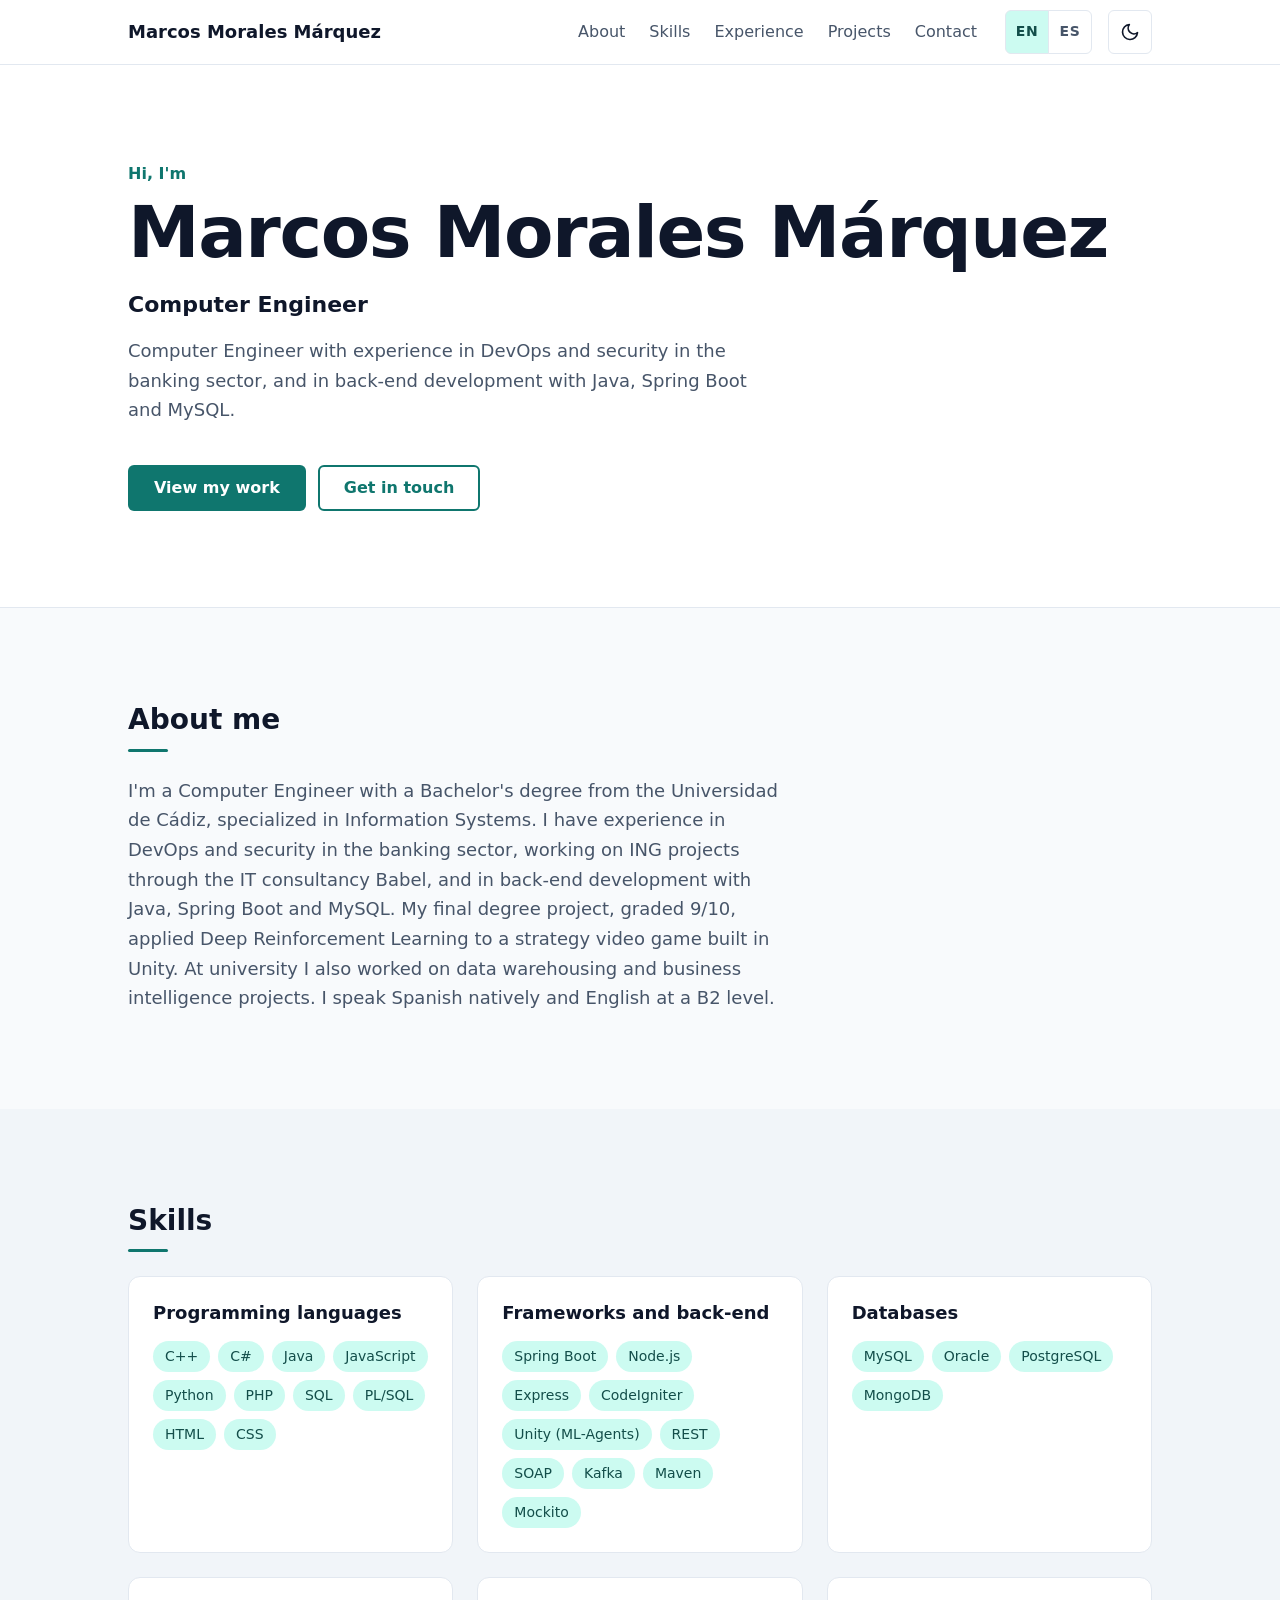
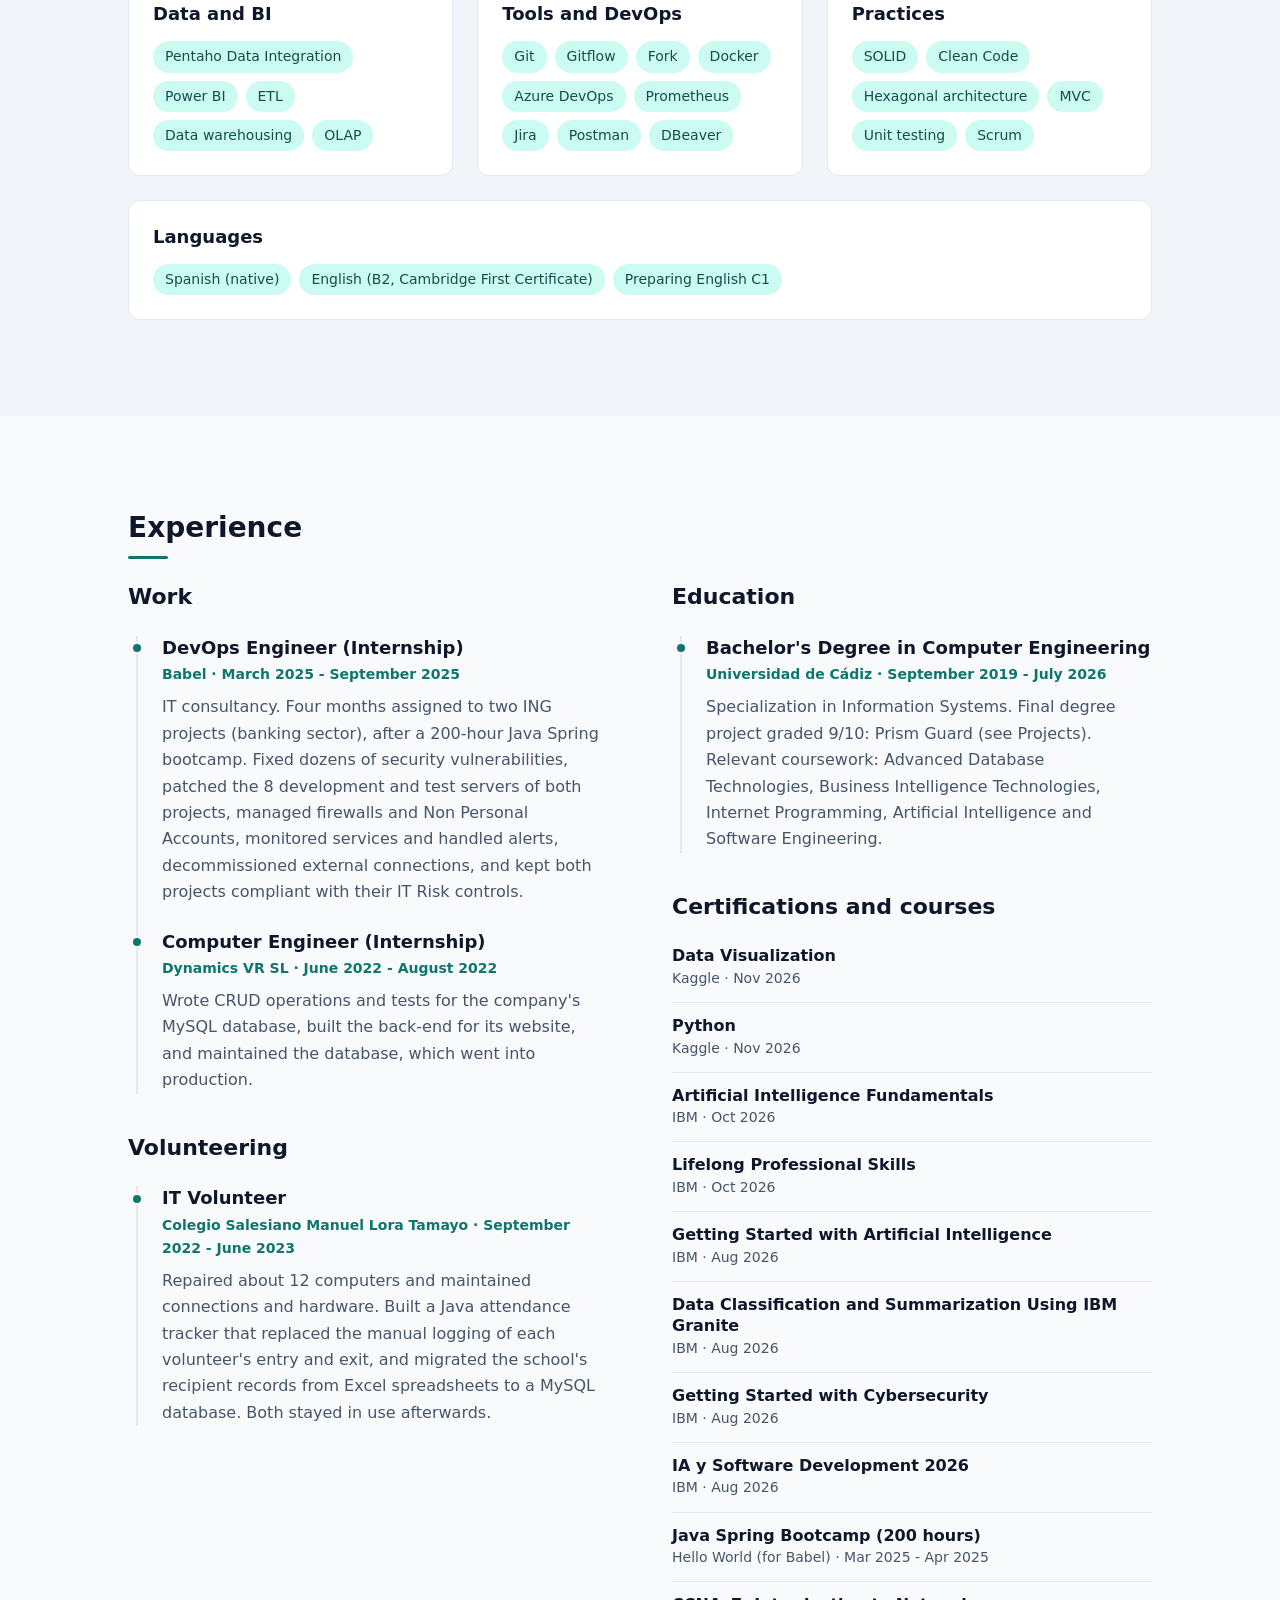
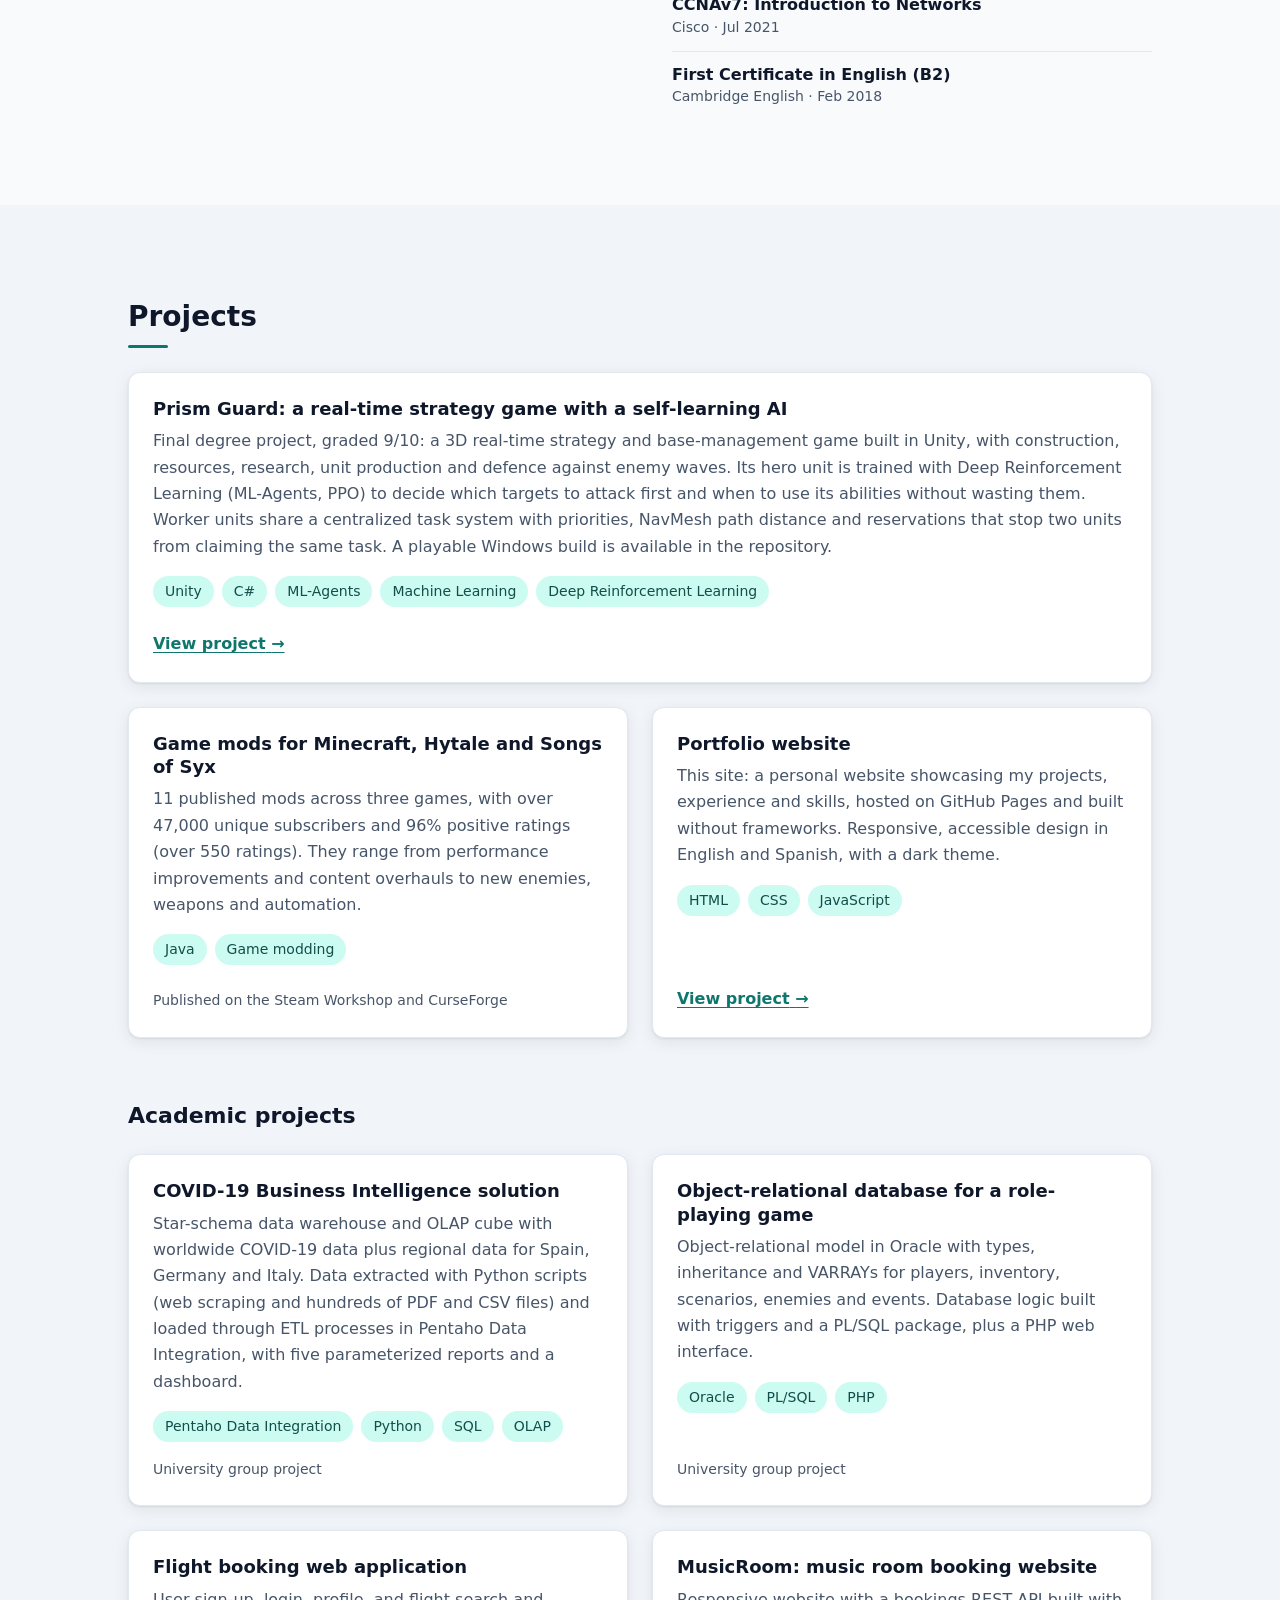
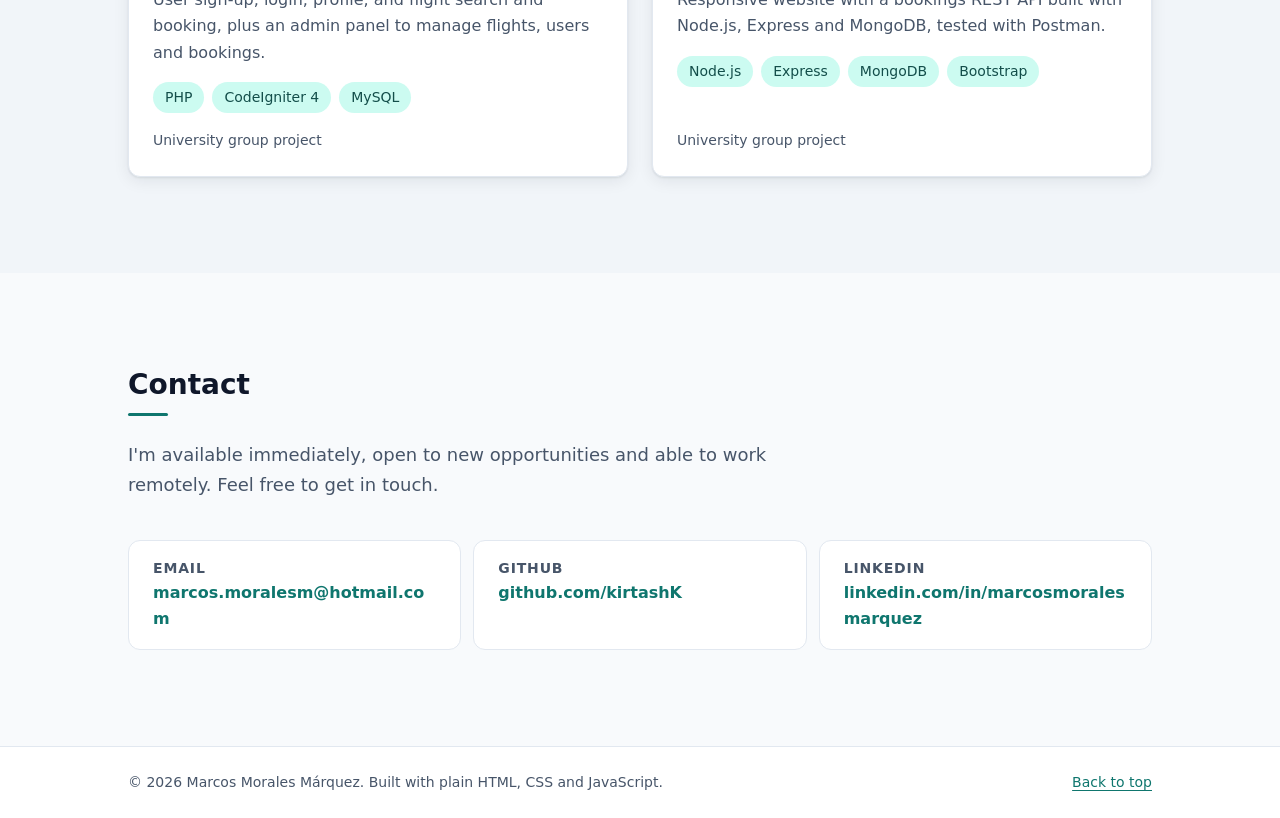
<file: index.html>
<!DOCTYPE html>
<html lang="en">
<head>
  <meta charset="UTF-8">
  <meta name="viewport" content="width=device-width, initial-scale=1.0">
  <title>Marcos Morales Márquez · Portfolio</title>
  <meta name="description" content="Marcos Morales Márquez: Computer Engineer. Portfolio, projects and contact.">
  <link rel="icon" href="assets/favicon.svg" type="image/svg+xml">
  <!-- Language versions (absolute URLs, required by search engines) -->
  <link rel="alternate" hreflang="en" href="https://kirtashk.github.io/Portfolio/">
  <link rel="alternate" hreflang="es" href="https://kirtashk.github.io/Portfolio/es/">
  <link rel="alternate" hreflang="x-default" href="https://kirtashk.github.io/Portfolio/">
  <link rel="canonical" href="https://kirtashk.github.io/Portfolio/">
  <!-- Link preview shown when the site is shared (LinkedIn, WhatsApp...).
       URLs must be absolute. The image is a 1200x630 capture of the hero. -->
  <meta property="og:type" content="website">
  <meta property="og:site_name" content="Marcos Morales Márquez">
  <meta property="og:title" content="Marcos Morales Márquez · Computer Engineer">
  <meta property="og:description" content="Computer Engineer with experience in DevOps and security in the banking sector, and in back-end development with Java, Spring Boot and MySQL.">
  <meta property="og:url" content="https://kirtashk.github.io/Portfolio/">
  <meta property="og:locale" content="en_US">
  <meta property="og:locale:alternate" content="es_ES">
  <meta property="og:image" content="https://kirtashk.github.io/Portfolio/assets/images/preview-en.png">
  <meta property="og:image:type" content="image/png">
  <meta property="og:image:width" content="1200">
  <meta property="og:image:height" content="630">
  <meta property="og:image:alt" content="Home section of Marcos Morales Márquez's portfolio">
  <meta name="twitter:card" content="summary_large_image">
  <meta name="color-scheme" content="light dark">
  <link rel="stylesheet" href="styles.css">
  <script src="theme-init.js"></script>
  <script src="script.js" defer></script>
</head>
<body>
  <!--
    English version of the site. The Spanish version is es/index.html.
    Both pages share styles.css, script.js and assets/, and keep the same
    structure and section ids
  -->

  <a class="skip-link" href="#main-content">Skip to content</a>

  <!-- ========== Header / Navigation ========== -->
  <header class="site-header">
    <div class="container site-header__inner">
      <a class="site-header__brand" href="#hero">Marcos Morales Márquez</a>

      <button class="nav-toggle" type="button" aria-expanded="false" aria-controls="primary-nav">
        <span class="nav-toggle__icon" aria-hidden="true"></span>
        <span class="visually-hidden">Menu</span>
      </button>

      <nav id="primary-nav" class="primary-nav" aria-label="Primary">
        <ul class="primary-nav__list">
          <li><a class="primary-nav__link" href="#about">About</a></li>
          <li><a class="primary-nav__link" href="#skills">Skills</a></li>
          <li><a class="primary-nav__link" href="#experience">Experience</a></li>
          <li><a class="primary-nav__link" href="#projects">Projects</a></li>
          <li><a class="primary-nav__link" href="#contact">Contact</a></li>
        </ul>

        <ul class="language-switcher" aria-label="Language">
          <li>
            <a class="language-switcher__link" href="./" hreflang="en" lang="en" aria-current="page">
              <span aria-hidden="true">EN</span><span class="visually-hidden">English</span>
            </a>
          </li>
          <li>
            <a class="language-switcher__link" href="es/" hreflang="es" lang="es">
              <span aria-hidden="true">ES</span><span class="visually-hidden">Español</span>
            </a>
          </li>
        </ul>
      </nav>

      <button class="theme-toggle" type="button" aria-pressed="false">
        <!-- Moon: shown in light theme (click for dark) -->
        <svg class="theme-toggle__icon theme-toggle__icon--moon" viewBox="0 0 24 24" aria-hidden="true" focusable="false">
          <path d="M21 12.8A9 9 0 1 1 11.2 3a7 7 0 0 0 9.8 9.8z" />
        </svg>
        <!-- Sun: shown in dark theme (click for light) -->
        <svg class="theme-toggle__icon theme-toggle__icon--sun" viewBox="0 0 24 24" aria-hidden="true" focusable="false">
          <circle cx="12" cy="12" r="4.5" />
          <path d="M12 1.5v2.5M12 20v2.5M1.5 12H4M20 12h2.5M4.6 4.6l1.8 1.8M17.6 17.6l1.8 1.8M4.6 19.4l1.8-1.8M17.6 6.4l1.8-1.8" />
        </svg>
        <span class="visually-hidden">Dark mode</span>
      </button>
    </div>
  </header>

  <main id="main-content">
    <!-- ========== Hero ========== -->
    <section id="hero" class="hero" aria-labelledby="hero-title">
      <div class="container">
        <p class="hero__greeting">Hi, I'm</p>
        <h1 id="hero-title" class="hero__name">Marcos Morales Márquez</h1>
        <p class="hero__tagline">Computer Engineer</p>
        <p class="hero__intro">
          Computer Engineer with experience in DevOps and security in the banking sector, and in back-end development with Java, Spring Boot and MySQL.
        </p>
        <div class="hero__actions">
          <a class="button button--primary" href="#projects">View my work</a>
          <a class="button button--secondary" href="#contact">Get in touch</a>
        </div>
      </div>
    </section>

    <!-- ========== About ========== -->
    <section id="about" class="section about" aria-labelledby="about-title">
      <div class="container">
        <h2 id="about-title" class="section__title">About me</h2>
        <p class="about__bio">
          I'm a Computer Engineer with a Bachelor's degree from the Universidad de Cádiz, specialized in Information Systems. I have experience in DevOps and security in the banking sector, working on ING projects through the IT consultancy Babel, and in back-end development with Java, Spring Boot and MySQL. My final degree project, graded 9/10, applied Deep Reinforcement Learning to a strategy video game built in Unity. At university I also worked on data warehousing and business intelligence projects. I speak Spanish natively and English at a B2 level.
        </p>
      </div>
    </section>

    <!-- ========== Skills ========== -->
    <section id="skills" class="section skills" aria-labelledby="skills-title">
      <div class="container">
        <h2 id="skills-title" class="section__title">Skills</h2>

        <!-- One <li> per group. Add or remove groups and tags freely. -->
        <ul class="skill-grid">
          <li class="skill-group">
            <h3 class="skill-group__title">Programming languages</h3>
            <ul class="tag-list">
              <li class="tag">C++</li>
              <li class="tag">C#</li>
              <li class="tag">Java</li>
              <li class="tag">JavaScript</li>
              <li class="tag">Python</li>
              <li class="tag">PHP</li>
              <li class="tag">SQL</li>
              <li class="tag">PL/SQL</li>
              <li class="tag">HTML</li>
              <li class="tag">CSS</li>
            </ul>
          </li>

          <li class="skill-group">
            <h3 class="skill-group__title">Frameworks and back-end</h3>
            <ul class="tag-list">
              <li class="tag">Spring Boot</li>
              <li class="tag">Node.js</li>
              <li class="tag">Express</li>
              <li class="tag">CodeIgniter</li>
              <li class="tag">Unity (ML-Agents)</li>
              <li class="tag">REST</li>
              <li class="tag">SOAP</li>
              <li class="tag">Kafka</li>
              <li class="tag">Maven</li>
              <li class="tag">Mockito</li>
            </ul>
          </li>

          <li class="skill-group">
            <h3 class="skill-group__title">Databases</h3>
            <ul class="tag-list">
              <li class="tag">MySQL</li>
              <li class="tag">Oracle</li>
              <li class="tag">PostgreSQL</li>
              <li class="tag">MongoDB</li>
            </ul>
          </li>

          <li class="skill-group">
            <h3 class="skill-group__title">Data and BI</h3>
            <ul class="tag-list">
              <li class="tag">Pentaho Data Integration</li>
              <li class="tag">Power BI</li>
              <li class="tag">ETL</li>
              <li class="tag">Data warehousing</li>
              <li class="tag">OLAP</li>
            </ul>
          </li>

          <li class="skill-group">
            <h3 class="skill-group__title">Tools and DevOps</h3>
            <ul class="tag-list">
              <li class="tag">Git</li>
              <li class="tag">Gitflow</li>
              <li class="tag">Fork</li>
              <li class="tag">Docker</li>
              <li class="tag">Azure DevOps</li>
              <li class="tag">Prometheus</li>
              <li class="tag">Jira</li>
              <li class="tag">Postman</li>
              <li class="tag">DBeaver</li>
            </ul>
          </li>

          <li class="skill-group">
            <h3 class="skill-group__title">Practices</h3>
            <ul class="tag-list">
              <li class="tag">SOLID</li>
              <li class="tag">Clean Code</li>
              <li class="tag">Hexagonal architecture</li>
              <li class="tag">MVC</li>
              <li class="tag">Unit testing</li>
              <li class="tag">Scrum</li>
            </ul>
          </li>

          <li class="skill-group">
            <h3 class="skill-group__title">Languages</h3>
            <ul class="tag-list">
              <li class="tag">Spanish (native)</li>
              <li class="tag">English (B2, Cambridge First Certificate)</li>
              <li class="tag">Preparing English C1</li>
            </ul>
          </li>
        </ul>
      </div>
    </section>

    <!-- ========== Experience (work, volunteering, education, certifications) ========== -->
    <section id="experience" class="section experience" aria-labelledby="experience-title">
      <div class="container">
        <h2 id="experience-title" class="section__title">Experience</h2>

        <div class="experience__columns">
          <!-- Newest first. Copy a <li class="timeline__item"> to add an entry. -->
          <div class="experience__column">
            <h3 class="experience__subtitle">Work</h3>
            <ol class="timeline">
              <li class="timeline__item">
                <h4 class="timeline__title">DevOps Engineer (Internship)</h4>
                <p class="timeline__meta">Babel · March 2025 - September 2025</p>
                <p class="timeline__description">
                  IT consultancy. Four months assigned to two ING projects (banking sector), after a 200-hour Java Spring bootcamp. Fixed dozens of security vulnerabilities, patched the 8 development and test servers of both projects, managed firewalls and Non Personal Accounts, monitored services and handled alerts, decommissioned external connections, and kept both projects compliant with their IT Risk controls.
                </p>
              </li>
              <li class="timeline__item">
                <h4 class="timeline__title">Computer Engineer (Internship)</h4>
                <p class="timeline__meta">Dynamics VR SL · June 2022 - August 2022</p>
                <p class="timeline__description">
                  Wrote CRUD operations and tests for the company's MySQL database, built the back-end for its website, and maintained the database, which went into production.
                </p>
              </li>
            </ol>

            <h3 class="experience__subtitle">Volunteering</h3>
            <ol class="timeline">
              <li class="timeline__item">
                <h4 class="timeline__title">IT Volunteer</h4>
                <p class="timeline__meta">Colegio Salesiano Manuel Lora Tamayo · September 2022 - June 2023</p>
                <p class="timeline__description">
                  Repaired about 12 computers and maintained connections and hardware. Built a Java attendance tracker that replaced the manual logging of each volunteer's entry and exit, and migrated the school's recipient records from Excel spreadsheets to a MySQL database. Both stayed in use afterwards.
                </p>
              </li>
            </ol>
          </div>

          <div class="experience__column">
            <h3 class="experience__subtitle">Education</h3>
            <ol class="timeline">
              <li class="timeline__item">
                <h4 class="timeline__title">Bachelor's Degree in Computer Engineering</h4>
                <p class="timeline__meta">Universidad de Cádiz · September 2019 - July 2026</p>
                <p class="timeline__description">
                  Specialization in Information Systems. Final degree project graded 9/10: Prism Guard (see Projects). Relevant coursework: Advanced Database Technologies, Business Intelligence Technologies, Internet Programming, Artificial Intelligence and Software Engineering.
                </p>
              </li>
            </ol>

            <h3 class="experience__subtitle">Certifications and courses</h3>
            <!-- Newest first: name, then issuer and date -->
            <ul class="cert-list">
              <li class="cert-list__item">
                <span class="cert-list__name">Data Visualization</span>
                <span class="cert-list__meta">Kaggle · Nov 2026</span>
              </li>
              <li class="cert-list__item">
                <span class="cert-list__name">Python</span>
                <span class="cert-list__meta">Kaggle · Nov 2026</span>
              </li>
              <li class="cert-list__item">
                <span class="cert-list__name">Artificial Intelligence Fundamentals</span>
                <span class="cert-list__meta">IBM · Oct 2026</span>
              </li>
              <li class="cert-list__item">
                <span class="cert-list__name">Lifelong Professional Skills</span>
                <span class="cert-list__meta">IBM · Oct 2026</span>
              </li>
              <li class="cert-list__item">
                <span class="cert-list__name">Getting Started with Artificial Intelligence</span>
                <span class="cert-list__meta">IBM · Aug 2026</span>
              </li>
              <li class="cert-list__item">
                <span class="cert-list__name">Data Classification and Summarization Using IBM Granite</span>
                <span class="cert-list__meta">IBM · Aug 2026</span>
              </li>
              <li class="cert-list__item">
                <span class="cert-list__name">Getting Started with Cybersecurity</span>
                <span class="cert-list__meta">IBM · Aug 2026</span>
              </li>
              <li class="cert-list__item">
                <span class="cert-list__name">IA y Software Development 2026</span>
                <span class="cert-list__meta">IBM · Aug 2026</span>
              </li>
              <li class="cert-list__item">
                <span class="cert-list__name">Java Spring Bootcamp (200 hours)</span>
                <span class="cert-list__meta">Hello World (for Babel) · Mar 2025 - Apr 2025</span>
              </li>
              <li class="cert-list__item">
                <span class="cert-list__name">CCNAv7: Introduction to Networks</span>
                <span class="cert-list__meta">Cisco · Jul 2021</span>
              </li>
              <li class="cert-list__item">
                <span class="cert-list__name">First Certificate in English (B2)</span>
                <span class="cert-list__meta">Cambridge English · Feb 2018</span>
              </li>
            </ul>
          </div>
        </div>
      </div>
    </section>

    <!-- ========== Projects ========== -->
    <section id="projects" class="section projects" aria-labelledby="projects-title">
      <div class="container">
        <h2 id="projects-title" class="section__title">Projects</h2>

        <!-- Featured projects. "project-grid__item--wide" makes a card span both columns. -->
        <ul class="project-grid">
          <li class="project-grid__item project-grid__item--wide">
            <article class="project-card">
              <h3 class="project-card__title">Prism Guard: a real-time strategy game with a self-learning AI</h3>
              <p class="project-card__description">
                Final degree project, graded 9/10: a 3D real-time strategy and base-management game built in Unity, with construction, resources, research, unit production and defence against enemy waves. Its hero unit is trained with Deep Reinforcement Learning (ML-Agents, PPO) to decide which targets to attack first and when to use its abilities without wasting them. Worker units share a centralized task system with priorities, NavMesh path distance and reservations that stop two units from claiming the same task. A playable Windows build is available in the repository.
              </p>
              <ul class="tag-list" aria-label="Technologies">
                <li class="tag">Unity</li>
                <li class="tag">C#</li>
                <li class="tag">ML-Agents</li>
                <li class="tag">Machine Learning</li>
                <li class="tag">Deep Reinforcement Learning</li>
              </ul>
              <a class="project-card__link" href="https://github.com/kirtashK/TFG-PrismGuard">
                <span>View project</span>
                <span class="visually-hidden">: Prism Guard: a real-time strategy game with a self-learning AI</span>
              </a>
            </article>
          </li>

          <li class="project-grid__item">
            <article class="project-card">
              <h3 class="project-card__title">Game mods for Minecraft, Hytale and Songs of Syx</h3>
              <p class="project-card__description">
                11 published mods across three games, with over 47,000 unique subscribers and 96% positive ratings (over 550 ratings). They range from performance improvements and content overhauls to new enemies, weapons and automation.
              </p>
              <ul class="tag-list" aria-label="Technologies">
                <li class="tag">Java</li>
                <li class="tag">Game modding</li>
              </ul>
              <p class="project-card__note">Published on the Steam Workshop and CurseForge</p>
            </article>
          </li>

          <li class="project-grid__item">
            <article class="project-card">
              <h3 class="project-card__title">Portfolio website</h3>
              <p class="project-card__description">
                This site: a personal website showcasing my projects, experience and skills, hosted on GitHub Pages and built without frameworks. Responsive, accessible design in English and Spanish, with a dark theme.
              </p>
              <ul class="tag-list" aria-label="Technologies">
                <li class="tag">HTML</li>
                <li class="tag">CSS</li>
                <li class="tag">JavaScript</li>
              </ul>
              <a class="project-card__link" href="https://github.com/kirtashK/Portfolio">
                <span>View project</span>
                <span class="visually-hidden">: Portfolio website</span>
              </a>
            </article>
          </li>
        </ul>

        <h3 class="projects__subtitle">Academic projects</h3>
        <ul class="project-grid">
          <li class="project-grid__item">
            <article class="project-card project-card--compact">
              <h4 class="project-card__title">COVID-19 Business Intelligence solution</h4>
              <p class="project-card__description">
                Star-schema data warehouse and OLAP cube with worldwide COVID-19 data plus regional data for Spain, Germany and Italy. Data extracted with Python scripts (web scraping and hundreds of PDF and CSV files) and loaded through ETL processes in Pentaho Data Integration, with five parameterized reports and a dashboard.
              </p>
              <ul class="tag-list" aria-label="Technologies">
                <li class="tag">Pentaho Data Integration</li>
                <li class="tag">Python</li>
                <li class="tag">SQL</li>
                <li class="tag">OLAP</li>
              </ul>
              <p class="project-card__note">University group project</p>
            </article>
          </li>

          <li class="project-grid__item">
            <article class="project-card project-card--compact">
              <h4 class="project-card__title">Object-relational database for a role-playing game</h4>
              <p class="project-card__description">
                Object-relational model in Oracle with types, inheritance and VARRAYs for players, inventory, scenarios, enemies and events. Database logic built with triggers and a PL/SQL package, plus a PHP web interface.
              </p>
              <ul class="tag-list" aria-label="Technologies">
                <li class="tag">Oracle</li>
                <li class="tag">PL/SQL</li>
                <li class="tag">PHP</li>
              </ul>
              <p class="project-card__note">University group project</p>
            </article>
          </li>

          <li class="project-grid__item">
            <article class="project-card project-card--compact">
              <h4 class="project-card__title">Flight booking web application</h4>
              <p class="project-card__description">
                User sign-up, login, profile, and flight search and booking, plus an admin panel to manage flights, users and bookings.
              </p>
              <ul class="tag-list" aria-label="Technologies">
                <li class="tag">PHP</li>
                <li class="tag">CodeIgniter 4</li>
                <li class="tag">MySQL</li>
              </ul>
              <p class="project-card__note">University group project</p>
            </article>
          </li>

          <li class="project-grid__item">
            <article class="project-card project-card--compact">
              <h4 class="project-card__title">MusicRoom: music room booking website</h4>
              <p class="project-card__description">
                Responsive website with a bookings REST API built with Node.js, Express and MongoDB, tested with Postman.
              </p>
              <ul class="tag-list" aria-label="Technologies">
                <li class="tag">Node.js</li>
                <li class="tag">Express</li>
                <li class="tag">MongoDB</li>
                <li class="tag">Bootstrap</li>
              </ul>
              <p class="project-card__note">University group project</p>
            </article>
          </li>
        </ul>
      </div>
    </section>

    <!-- ========== Contact ========== -->
    <section id="contact" class="section contact" aria-labelledby="contact-title">
      <div class="container">
        <h2 id="contact-title" class="section__title">Contact</h2>
        <p class="contact__intro">
          I'm available immediately, open to new opportunities and able to work remotely. Feel free to get in touch.
        </p>
        <ul class="contact-list">
          <li>
            <a class="contact-list__link" href="mailto:marcos.moralesm@hotmail.com">
              <span class="contact-list__label">Email</span>
              <span class="contact-list__value">marcos.moralesm@hotmail.com</span>
            </a>
          </li>
          <li>
            <a class="contact-list__link" href="https://github.com/kirtashK" rel="me">
              <span class="contact-list__label">GitHub</span>
              <span class="contact-list__value">github.com/kirtashK</span>
            </a>
          </li>
          <li>
            <a class="contact-list__link" href="https://www.linkedin.com/in/marcosmoralesmarquez/" rel="me">
              <span class="contact-list__label">LinkedIn</span>
              <span class="contact-list__value">linkedin.com/in/marcosmoralesmarquez</span>
            </a>
          </li>
        </ul>
      </div>
    </section>
  </main>

  <!-- ========== Footer ========== -->
  <footer class="site-footer">
    <div class="container site-footer__inner">
      <p>
        &copy; <span id="current-year">2026</span> <span>Marcos Morales Márquez</span>.
        <span>Built with plain HTML, CSS and JavaScript.</span>
      </p>
      <a class="site-footer__top-link" href="#hero">Back to top</a>
    </div>
  </footer>
</body>
</html>
</file>
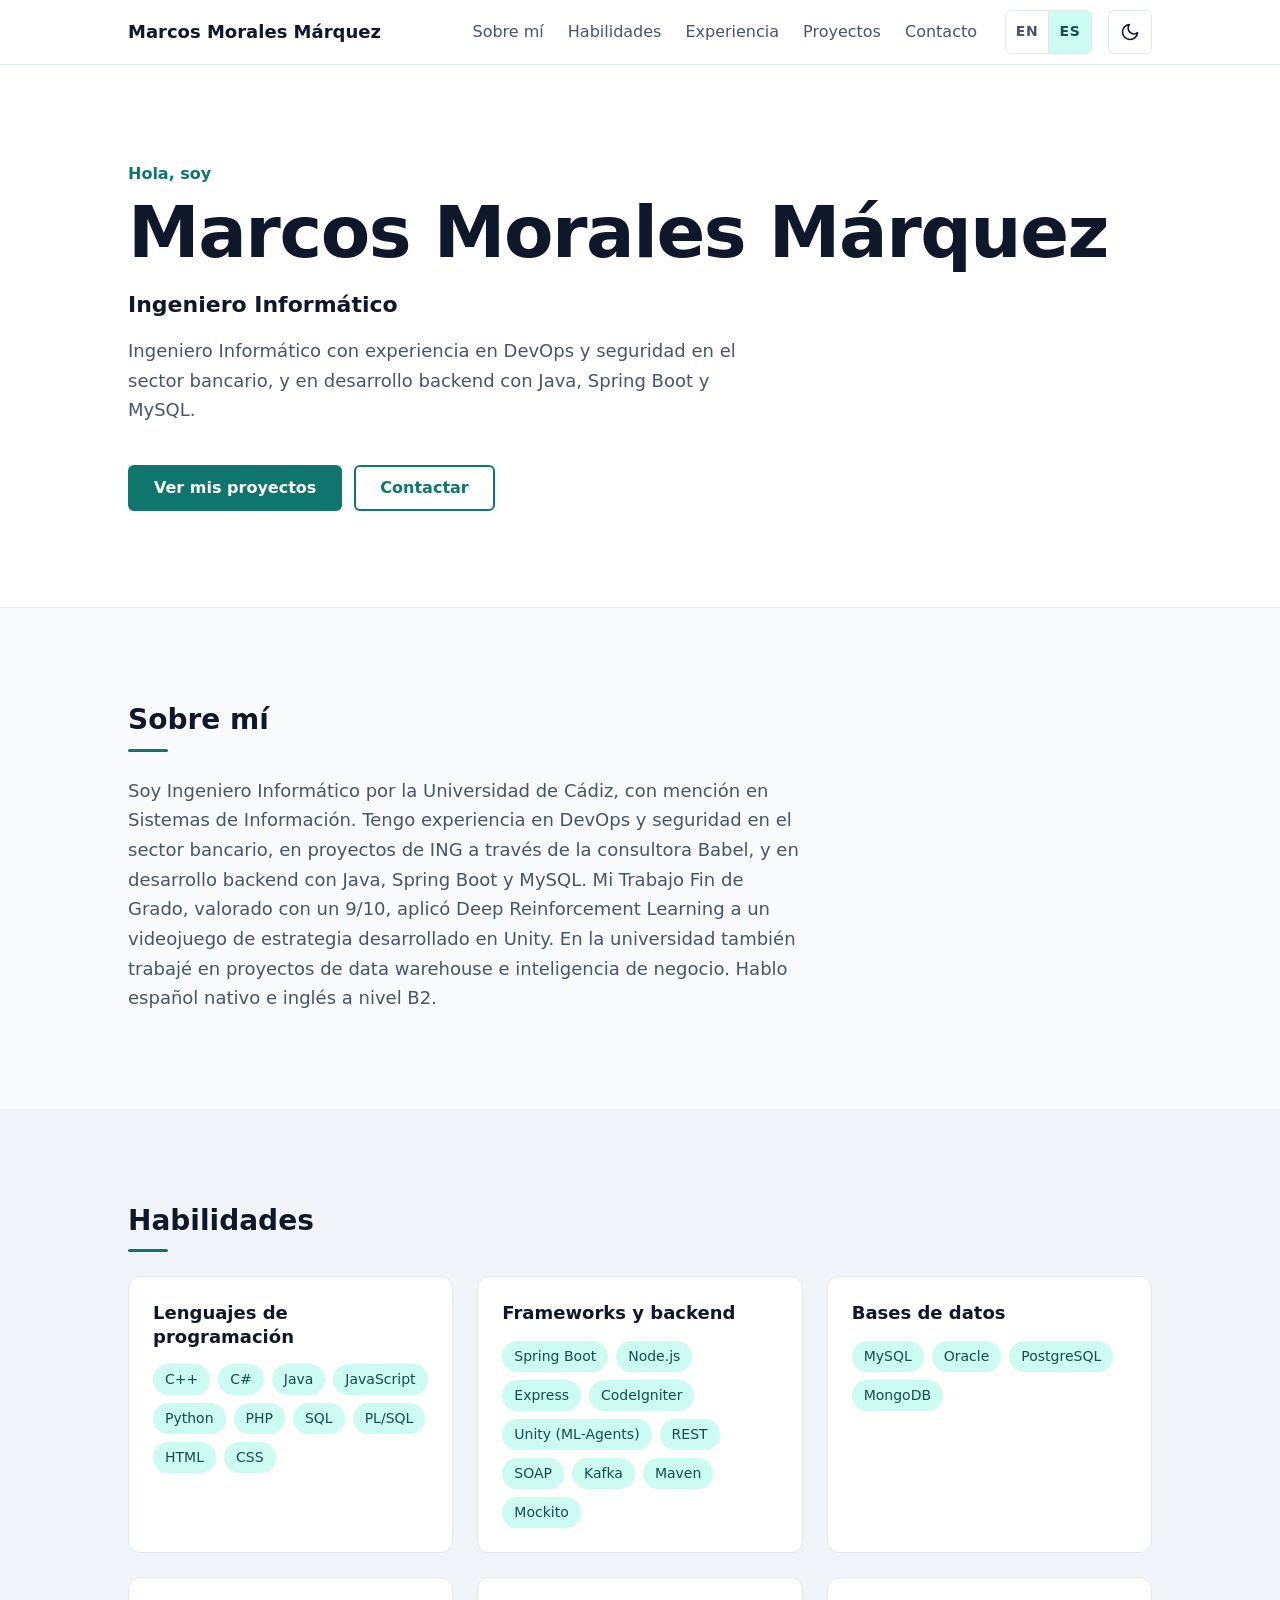
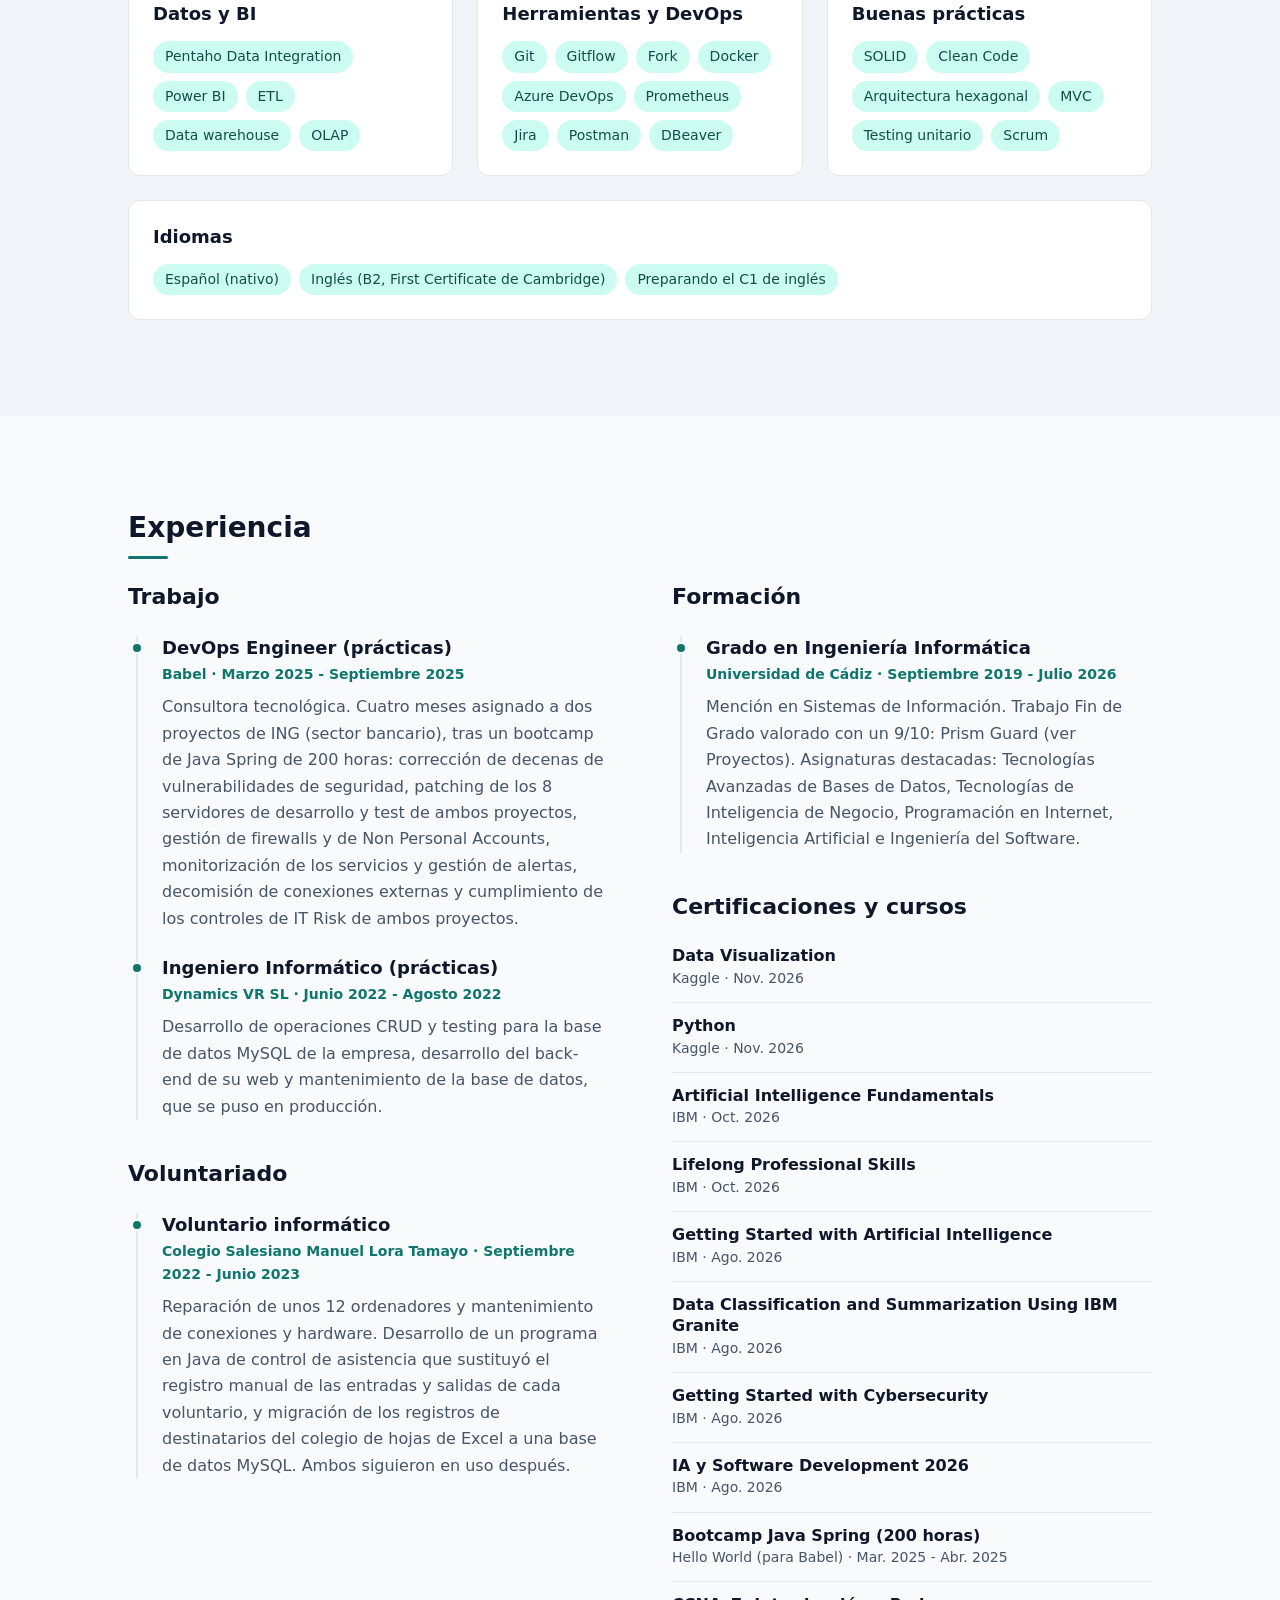
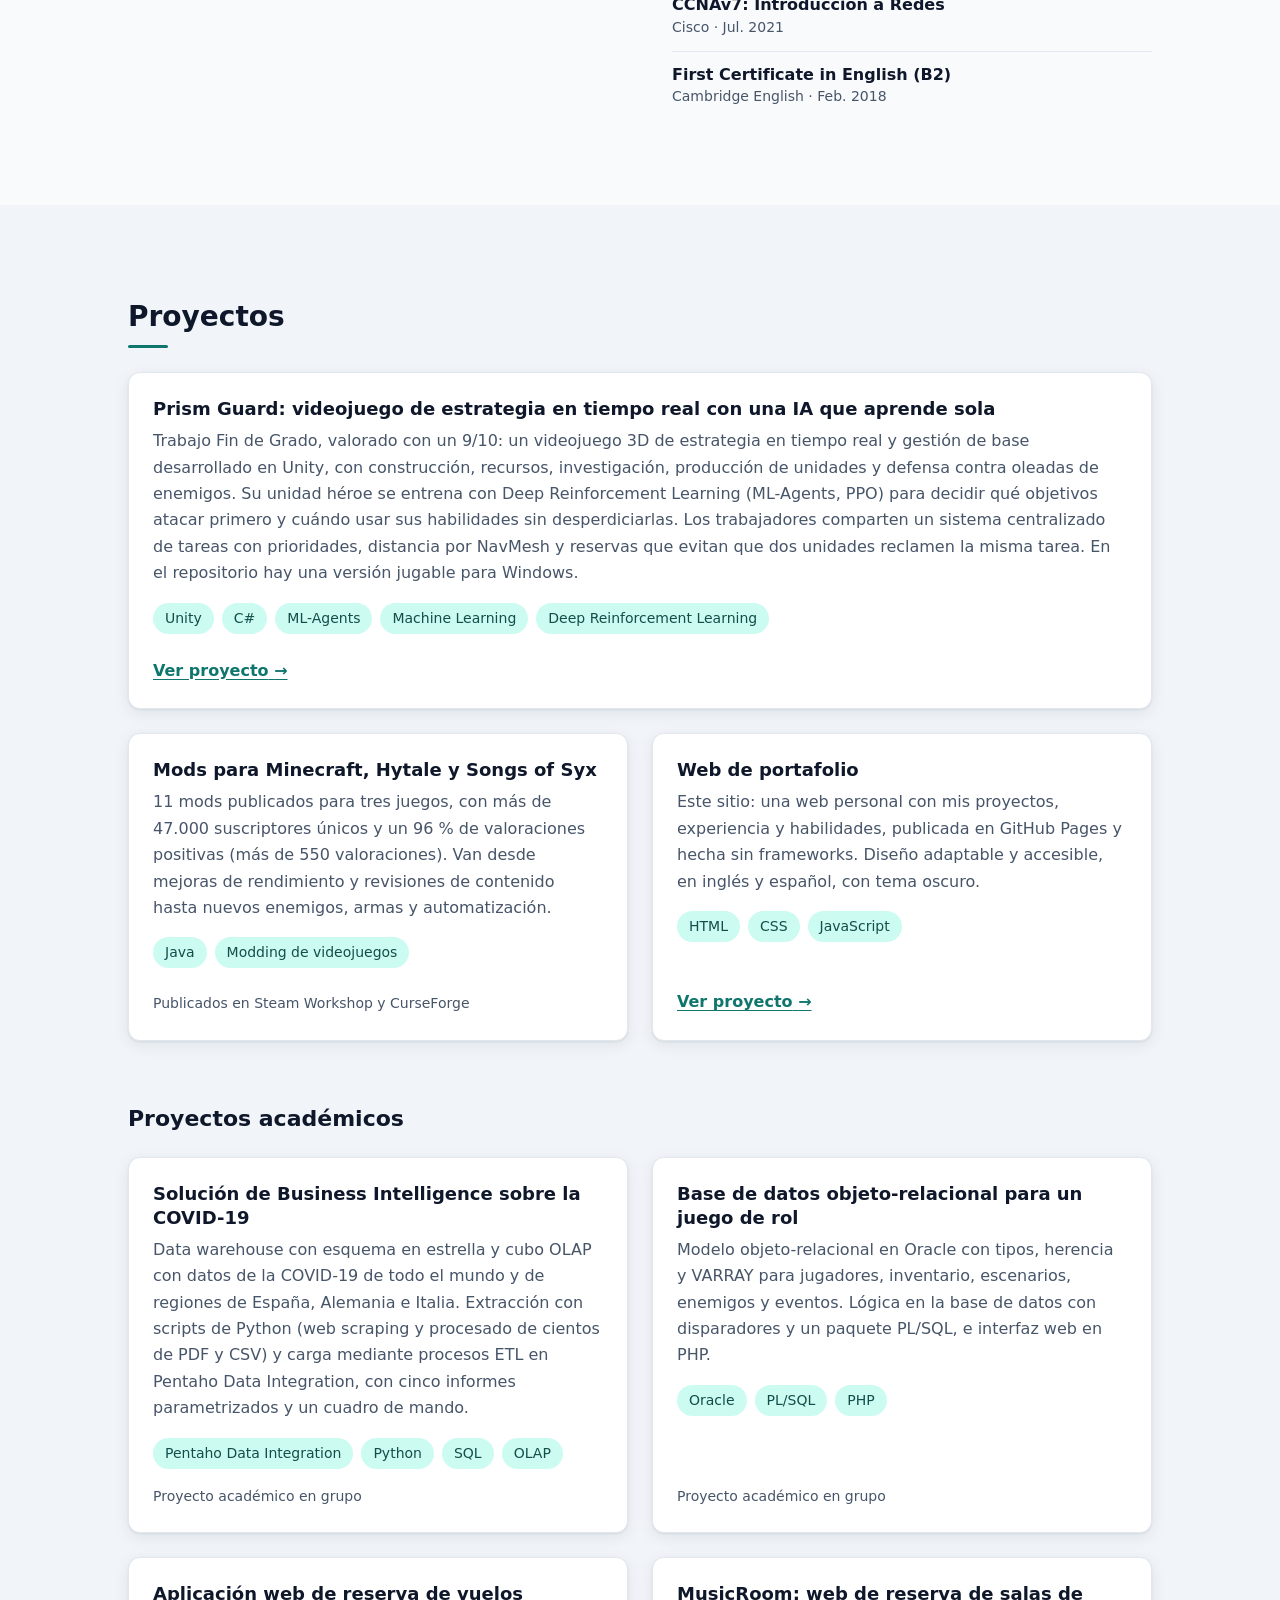
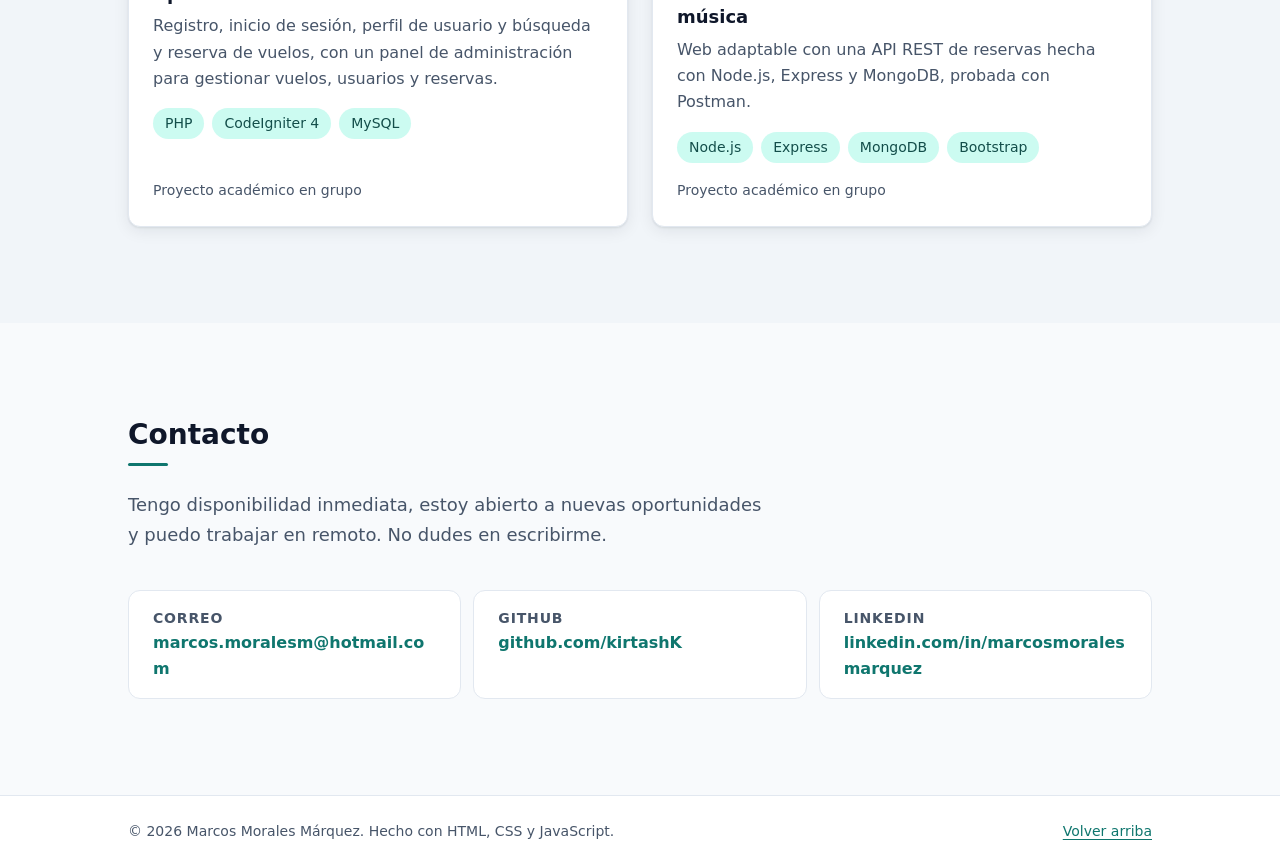
<file: es/index.html>
<!DOCTYPE html>
<html lang="es">
<head>
  <meta charset="UTF-8">
  <meta name="viewport" content="width=device-width, initial-scale=1.0">
  <title>Marcos Morales Márquez · Portafolio</title>
  <meta name="description" content="Marcos Morales Márquez: Ingeniero Informático. Portafolio, proyectos y contacto.">
  <link rel="icon" href="../assets/favicon.svg" type="image/svg+xml">
  <!-- Language versions (absolute URLs, required by search engines) -->
  <link rel="alternate" hreflang="en" href="https://kirtashk.github.io/Portfolio/">
  <link rel="alternate" hreflang="es" href="https://kirtashk.github.io/Portfolio/es/">
  <link rel="alternate" hreflang="x-default" href="https://kirtashk.github.io/Portfolio/">
  <link rel="canonical" href="https://kirtashk.github.io/Portfolio/es/">
  <!-- Link preview shown when the site is shared (LinkedIn, WhatsApp...).
       URLs must be absolute. The image is a 1200x630 capture of the hero. -->
  <meta property="og:type" content="website">
  <meta property="og:site_name" content="Marcos Morales Márquez">
  <meta property="og:title" content="Marcos Morales Márquez · Ingeniero Informático">
  <meta property="og:description" content="Ingeniero Informático con experiencia en DevOps y seguridad en el sector bancario, y en desarrollo backend con Java, Spring Boot y MySQL.">
  <meta property="og:url" content="https://kirtashk.github.io/Portfolio/es/">
  <meta property="og:locale" content="es_ES">
  <meta property="og:locale:alternate" content="en_US">
  <meta property="og:image" content="https://kirtashk.github.io/Portfolio/assets/images/preview-es.png">
  <meta property="og:image:type" content="image/png">
  <meta property="og:image:width" content="1200">
  <meta property="og:image:height" content="630">
  <meta property="og:image:alt" content="Sección de inicio del portafolio de Marcos Morales Márquez">
  <meta name="twitter:card" content="summary_large_image">
  <meta name="color-scheme" content="light dark">
  <link rel="stylesheet" href="../styles.css">
  <script src="../theme-init.js"></script>
  <script src="../script.js" defer></script>
</head>
<body>
  <!--
    Spanish version of the site. The English version is ../index.html.
    Both pages share styles.css, script.js and assets/, and keep the same
    structure and section ids
  -->

  <a class="skip-link" href="#main-content">Saltar al contenido</a>

  <!-- ========== Header / Navigation ========== -->
  <header class="site-header">
    <div class="container site-header__inner">
      <a class="site-header__brand" href="#hero">Marcos Morales Márquez</a>

      <button class="nav-toggle" type="button" aria-expanded="false" aria-controls="primary-nav">
        <span class="nav-toggle__icon" aria-hidden="true"></span>
        <span class="visually-hidden">Menú</span>
      </button>

      <nav id="primary-nav" class="primary-nav" aria-label="Principal">
        <ul class="primary-nav__list">
          <li><a class="primary-nav__link" href="#about">Sobre mí</a></li>
          <li><a class="primary-nav__link" href="#skills">Habilidades</a></li>
          <li><a class="primary-nav__link" href="#experience">Experiencia</a></li>
          <li><a class="primary-nav__link" href="#projects">Proyectos</a></li>
          <li><a class="primary-nav__link" href="#contact">Contacto</a></li>
        </ul>

        <ul class="language-switcher" aria-label="Idioma">
          <li>
            <a class="language-switcher__link" href="../" hreflang="en" lang="en">
              <span aria-hidden="true">EN</span><span class="visually-hidden">English</span>
            </a>
          </li>
          <li>
            <a class="language-switcher__link" href="./" hreflang="es" lang="es" aria-current="page">
              <span aria-hidden="true">ES</span><span class="visually-hidden">Español</span>
            </a>
          </li>
        </ul>
      </nav>

      <button class="theme-toggle" type="button" aria-pressed="false">
        <!-- Moon: shown in light theme (click for dark) -->
        <svg class="theme-toggle__icon theme-toggle__icon--moon" viewBox="0 0 24 24" aria-hidden="true" focusable="false">
          <path d="M21 12.8A9 9 0 1 1 11.2 3a7 7 0 0 0 9.8 9.8z" />
        </svg>
        <!-- Sun: shown in dark theme (click for light) -->
        <svg class="theme-toggle__icon theme-toggle__icon--sun" viewBox="0 0 24 24" aria-hidden="true" focusable="false">
          <circle cx="12" cy="12" r="4.5" />
          <path d="M12 1.5v2.5M12 20v2.5M1.5 12H4M20 12h2.5M4.6 4.6l1.8 1.8M17.6 17.6l1.8 1.8M4.6 19.4l1.8-1.8M17.6 6.4l1.8-1.8" />
        </svg>
        <span class="visually-hidden">Modo oscuro</span>
      </button>
    </div>
  </header>

  <main id="main-content">
    <!-- ========== Hero ========== -->
    <section id="hero" class="hero" aria-labelledby="hero-title">
      <div class="container">
        <p class="hero__greeting">Hola, soy</p>
        <h1 id="hero-title" class="hero__name">Marcos Morales Márquez</h1>
        <p class="hero__tagline">Ingeniero Informático</p>
        <p class="hero__intro">
          Ingeniero Informático con experiencia en DevOps y seguridad en el sector bancario, y en desarrollo backend con Java, Spring Boot y MySQL.
        </p>
        <div class="hero__actions">
          <a class="button button--primary" href="#projects">Ver mis proyectos</a>
          <a class="button button--secondary" href="#contact">Contactar</a>
        </div>
      </div>
    </section>

    <!-- ========== About ========== -->
    <section id="about" class="section about" aria-labelledby="about-title">
      <div class="container">
        <h2 id="about-title" class="section__title">Sobre mí</h2>
        <p class="about__bio">
          Soy Ingeniero Informático por la Universidad de Cádiz, con mención en Sistemas de Información. Tengo experiencia en DevOps y seguridad en el sector bancario, en proyectos de ING a través de la consultora Babel, y en desarrollo backend con Java, Spring Boot y MySQL. Mi Trabajo Fin de Grado, valorado con un 9/10, aplicó Deep Reinforcement Learning a un videojuego de estrategia desarrollado en Unity. En la universidad también trabajé en proyectos de data warehouse e inteligencia de negocio. Hablo español nativo e inglés a nivel B2.
        </p>
      </div>
    </section>

    <!-- ========== Skills ========== -->
    <section id="skills" class="section skills" aria-labelledby="skills-title">
      <div class="container">
        <h2 id="skills-title" class="section__title">Habilidades</h2>

        <!-- One <li> per group. Add or remove groups and tags freely. -->
        <ul class="skill-grid">
          <li class="skill-group">
            <h3 class="skill-group__title">Lenguajes de programación</h3>
            <ul class="tag-list">
              <li class="tag">C++</li>
              <li class="tag">C#</li>
              <li class="tag">Java</li>
              <li class="tag">JavaScript</li>
              <li class="tag">Python</li>
              <li class="tag">PHP</li>
              <li class="tag">SQL</li>
              <li class="tag">PL/SQL</li>
              <li class="tag">HTML</li>
              <li class="tag">CSS</li>
            </ul>
          </li>

          <li class="skill-group">
            <h3 class="skill-group__title">Frameworks y backend</h3>
            <ul class="tag-list">
              <li class="tag">Spring Boot</li>
              <li class="tag">Node.js</li>
              <li class="tag">Express</li>
              <li class="tag">CodeIgniter</li>
              <li class="tag">Unity (ML-Agents)</li>
              <li class="tag">REST</li>
              <li class="tag">SOAP</li>
              <li class="tag">Kafka</li>
              <li class="tag">Maven</li>
              <li class="tag">Mockito</li>
            </ul>
          </li>

          <li class="skill-group">
            <h3 class="skill-group__title">Bases de datos</h3>
            <ul class="tag-list">
              <li class="tag">MySQL</li>
              <li class="tag">Oracle</li>
              <li class="tag">PostgreSQL</li>
              <li class="tag">MongoDB</li>
            </ul>
          </li>

          <li class="skill-group">
            <h3 class="skill-group__title">Datos y BI</h3>
            <ul class="tag-list">
              <li class="tag">Pentaho Data Integration</li>
              <li class="tag">Power BI</li>
              <li class="tag">ETL</li>
              <li class="tag">Data warehouse</li>
              <li class="tag">OLAP</li>
            </ul>
          </li>

          <li class="skill-group">
            <h3 class="skill-group__title">Herramientas y DevOps</h3>
            <ul class="tag-list">
              <li class="tag">Git</li>
              <li class="tag">Gitflow</li>
              <li class="tag">Fork</li>
              <li class="tag">Docker</li>
              <li class="tag">Azure DevOps</li>
              <li class="tag">Prometheus</li>
              <li class="tag">Jira</li>
              <li class="tag">Postman</li>
              <li class="tag">DBeaver</li>
            </ul>
          </li>

          <li class="skill-group">
            <h3 class="skill-group__title">Buenas prácticas</h3>
            <ul class="tag-list">
              <li class="tag">SOLID</li>
              <li class="tag">Clean Code</li>
              <li class="tag">Arquitectura hexagonal</li>
              <li class="tag">MVC</li>
              <li class="tag">Testing unitario</li>
              <li class="tag">Scrum</li>
            </ul>
          </li>

          <li class="skill-group">
            <h3 class="skill-group__title">Idiomas</h3>
            <ul class="tag-list">
              <li class="tag">Español (nativo)</li>
              <li class="tag">Inglés (B2, First Certificate de Cambridge)</li>
              <li class="tag">Preparando el C1 de inglés</li>
            </ul>
          </li>
        </ul>
      </div>
    </section>

    <!-- ========== Experience (work, volunteering, education, certifications) ========== -->
    <section id="experience" class="section experience" aria-labelledby="experience-title">
      <div class="container">
        <h2 id="experience-title" class="section__title">Experiencia</h2>

        <div class="experience__columns">
          <!-- Newest first. Copy a <li class="timeline__item"> to add an entry. -->
          <div class="experience__column">
            <h3 class="experience__subtitle">Trabajo</h3>
            <ol class="timeline">
              <li class="timeline__item">
                <h4 class="timeline__title">DevOps Engineer (prácticas)</h4>
                <p class="timeline__meta">Babel · Marzo 2025 - Septiembre 2025</p>
                <p class="timeline__description">
                  Consultora tecnológica. Cuatro meses asignado a dos proyectos de ING (sector bancario), tras un bootcamp de Java Spring de 200 horas: corrección de decenas de vulnerabilidades de seguridad, patching de los 8 servidores de desarrollo y test de ambos proyectos, gestión de firewalls y de Non Personal Accounts, monitorización de los servicios y gestión de alertas, decomisión de conexiones externas y cumplimiento de los controles de IT Risk de ambos proyectos.
                </p>
              </li>
              <li class="timeline__item">
                <h4 class="timeline__title">Ingeniero Informático (prácticas)</h4>
                <p class="timeline__meta">Dynamics VR SL · Junio 2022 - Agosto 2022</p>
                <p class="timeline__description">
                  Desarrollo de operaciones CRUD y testing para la base de datos MySQL de la empresa, desarrollo del back-end de su web y mantenimiento de la base de datos, que se puso en producción.
                </p>
              </li>
            </ol>

            <h3 class="experience__subtitle">Voluntariado</h3>
            <ol class="timeline">
              <li class="timeline__item">
                <h4 class="timeline__title">Voluntario informático</h4>
                <p class="timeline__meta">Colegio Salesiano Manuel Lora Tamayo · Septiembre 2022 - Junio 2023</p>
                <p class="timeline__description">
                  Reparación de unos 12 ordenadores y mantenimiento de conexiones y hardware. Desarrollo de un programa en Java de control de asistencia que sustituyó el registro manual de las entradas y salidas de cada voluntario, y migración de los registros de destinatarios del colegio de hojas de Excel a una base de datos MySQL. Ambos siguieron en uso después.
                </p>
              </li>
            </ol>
          </div>

          <div class="experience__column">
            <h3 class="experience__subtitle">Formación</h3>
            <ol class="timeline">
              <li class="timeline__item">
                <h4 class="timeline__title">Grado en Ingeniería Informática</h4>
                <p class="timeline__meta">Universidad de Cádiz · Septiembre 2019 - Julio 2026</p>
                <p class="timeline__description">
                  Mención en Sistemas de Información. Trabajo Fin de Grado valorado con un 9/10: Prism Guard (ver Proyectos). Asignaturas destacadas: Tecnologías Avanzadas de Bases de Datos, Tecnologías de Inteligencia de Negocio, Programación en Internet, Inteligencia Artificial e Ingeniería del Software.
                </p>
              </li>
            </ol>

            <h3 class="experience__subtitle">Certificaciones y cursos</h3>
            <!-- Newest first: name, then issuer and date -->
            <ul class="cert-list">
              <li class="cert-list__item">
                <span class="cert-list__name">Data Visualization</span>
                <span class="cert-list__meta">Kaggle · Nov. 2026</span>
              </li>
              <li class="cert-list__item">
                <span class="cert-list__name">Python</span>
                <span class="cert-list__meta">Kaggle · Nov. 2026</span>
              </li>
              <li class="cert-list__item">
                <span class="cert-list__name">Artificial Intelligence Fundamentals</span>
                <span class="cert-list__meta">IBM · Oct. 2026</span>
              </li>
              <li class="cert-list__item">
                <span class="cert-list__name">Lifelong Professional Skills</span>
                <span class="cert-list__meta">IBM · Oct. 2026</span>
              </li>
              <li class="cert-list__item">
                <span class="cert-list__name">Getting Started with Artificial Intelligence</span>
                <span class="cert-list__meta">IBM · Ago. 2026</span>
              </li>
              <li class="cert-list__item">
                <span class="cert-list__name">Data Classification and Summarization Using IBM Granite</span>
                <span class="cert-list__meta">IBM · Ago. 2026</span>
              </li>
              <li class="cert-list__item">
                <span class="cert-list__name">Getting Started with Cybersecurity</span>
                <span class="cert-list__meta">IBM · Ago. 2026</span>
              </li>
              <li class="cert-list__item">
                <span class="cert-list__name">IA y Software Development 2026</span>
                <span class="cert-list__meta">IBM · Ago. 2026</span>
              </li>
              <li class="cert-list__item">
                <span class="cert-list__name">Bootcamp Java Spring (200 horas)</span>
                <span class="cert-list__meta">Hello World (para Babel) · Mar. 2025 - Abr. 2025</span>
              </li>
              <li class="cert-list__item">
                <span class="cert-list__name">CCNAv7: Introducción a Redes</span>
                <span class="cert-list__meta">Cisco · Jul. 2021</span>
              </li>
              <li class="cert-list__item">
                <span class="cert-list__name">First Certificate in English (B2)</span>
                <span class="cert-list__meta">Cambridge English · Feb. 2018</span>
              </li>
            </ul>
          </div>
        </div>
      </div>
    </section>

    <!-- ========== Projects ========== -->
    <section id="projects" class="section projects" aria-labelledby="projects-title">
      <div class="container">
        <h2 id="projects-title" class="section__title">Proyectos</h2>

        <!-- Featured projects. "project-grid__item--wide" makes a card span both columns. -->
        <ul class="project-grid">
          <li class="project-grid__item project-grid__item--wide">
            <article class="project-card">
              <h3 class="project-card__title">Prism Guard: videojuego de estrategia en tiempo real con una IA que aprende sola</h3>
              <p class="project-card__description">
                Trabajo Fin de Grado, valorado con un 9/10: un videojuego 3D de estrategia en tiempo real y gestión de base desarrollado en Unity, con construcción, recursos, investigación, producción de unidades y defensa contra oleadas de enemigos. Su unidad héroe se entrena con Deep Reinforcement Learning (ML-Agents, PPO) para decidir qué objetivos atacar primero y cuándo usar sus habilidades sin desperdiciarlas. Los trabajadores comparten un sistema centralizado de tareas con prioridades, distancia por NavMesh y reservas que evitan que dos unidades reclamen la misma tarea. En el repositorio hay una versión jugable para Windows.
              </p>
              <ul class="tag-list" aria-label="Tecnologías">
                <li class="tag">Unity</li>
                <li class="tag">C#</li>
                <li class="tag">ML-Agents</li>
                <li class="tag">Machine Learning</li>
                <li class="tag">Deep Reinforcement Learning</li>
              </ul>
              <a class="project-card__link" href="https://github.com/kirtashK/TFG-PrismGuard">
                <span>Ver proyecto</span>
                <span class="visually-hidden">: Prism Guard: videojuego de estrategia en tiempo real con una IA que aprende sola</span>
              </a>
            </article>
          </li>

          <li class="project-grid__item">
            <article class="project-card">
              <h3 class="project-card__title">Mods para Minecraft, Hytale y Songs of Syx</h3>
              <p class="project-card__description">
                11 mods publicados para tres juegos, con más de 47.000 suscriptores únicos y un 96 % de valoraciones positivas (más de 550 valoraciones). Van desde mejoras de rendimiento y revisiones de contenido hasta nuevos enemigos, armas y automatización.
              </p>
              <ul class="tag-list" aria-label="Tecnologías">
                <li class="tag">Java</li>
                <li class="tag">Modding de videojuegos</li>
              </ul>
              <p class="project-card__note">Publicados en Steam Workshop y CurseForge</p>
            </article>
          </li>

          <li class="project-grid__item">
            <article class="project-card">
              <h3 class="project-card__title">Web de portafolio</h3>
              <p class="project-card__description">
                Este sitio: una web personal con mis proyectos, experiencia y habilidades, publicada en GitHub Pages y hecha sin frameworks. Diseño adaptable y accesible, en inglés y español, con tema oscuro.
              </p>
              <ul class="tag-list" aria-label="Tecnologías">
                <li class="tag">HTML</li>
                <li class="tag">CSS</li>
                <li class="tag">JavaScript</li>
              </ul>
              <a class="project-card__link" href="https://github.com/kirtashK/Portfolio">
                <span>Ver proyecto</span>
                <span class="visually-hidden">: Web de portafolio</span>
              </a>
            </article>
          </li>
        </ul>

        <h3 class="projects__subtitle">Proyectos académicos</h3>
        <ul class="project-grid">
          <li class="project-grid__item">
            <article class="project-card project-card--compact">
              <h4 class="project-card__title">Solución de Business Intelligence sobre la COVID-19</h4>
              <p class="project-card__description">
                Data warehouse con esquema en estrella y cubo OLAP con datos de la COVID-19 de todo el mundo y de regiones de España, Alemania e Italia. Extracción con scripts de Python (web scraping y procesado de cientos de PDF y CSV) y carga mediante procesos ETL en Pentaho Data Integration, con cinco informes parametrizados y un cuadro de mando.
              </p>
              <ul class="tag-list" aria-label="Tecnologías">
                <li class="tag">Pentaho Data Integration</li>
                <li class="tag">Python</li>
                <li class="tag">SQL</li>
                <li class="tag">OLAP</li>
              </ul>
              <p class="project-card__note">Proyecto académico en grupo</p>
            </article>
          </li>

          <li class="project-grid__item">
            <article class="project-card project-card--compact">
              <h4 class="project-card__title">Base de datos objeto-relacional para un juego de rol</h4>
              <p class="project-card__description">
                Modelo objeto-relacional en Oracle con tipos, herencia y VARRAY para jugadores, inventario, escenarios, enemigos y eventos. Lógica en la base de datos con disparadores y un paquete PL/SQL, e interfaz web en PHP.
              </p>
              <ul class="tag-list" aria-label="Tecnologías">
                <li class="tag">Oracle</li>
                <li class="tag">PL/SQL</li>
                <li class="tag">PHP</li>
              </ul>
              <p class="project-card__note">Proyecto académico en grupo</p>
            </article>
          </li>

          <li class="project-grid__item">
            <article class="project-card project-card--compact">
              <h4 class="project-card__title">Aplicación web de reserva de vuelos</h4>
              <p class="project-card__description">
                Registro, inicio de sesión, perfil de usuario y búsqueda y reserva de vuelos, con un panel de administración para gestionar vuelos, usuarios y reservas.
              </p>
              <ul class="tag-list" aria-label="Tecnologías">
                <li class="tag">PHP</li>
                <li class="tag">CodeIgniter 4</li>
                <li class="tag">MySQL</li>
              </ul>
              <p class="project-card__note">Proyecto académico en grupo</p>
            </article>
          </li>

          <li class="project-grid__item">
            <article class="project-card project-card--compact">
              <h4 class="project-card__title">MusicRoom: web de reserva de salas de música</h4>
              <p class="project-card__description">
                Web adaptable con una API REST de reservas hecha con Node.js, Express y MongoDB, probada con Postman.
              </p>
              <ul class="tag-list" aria-label="Tecnologías">
                <li class="tag">Node.js</li>
                <li class="tag">Express</li>
                <li class="tag">MongoDB</li>
                <li class="tag">Bootstrap</li>
              </ul>
              <p class="project-card__note">Proyecto académico en grupo</p>
            </article>
          </li>
        </ul>
      </div>
    </section>

    <!-- ========== Contact ========== -->
    <section id="contact" class="section contact" aria-labelledby="contact-title">
      <div class="container">
        <h2 id="contact-title" class="section__title">Contacto</h2>
        <p class="contact__intro">
          Tengo disponibilidad inmediata, estoy abierto a nuevas oportunidades y puedo trabajar en remoto. No dudes en escribirme.
        </p>
        <ul class="contact-list">
          <li>
            <a class="contact-list__link" href="mailto:marcos.moralesm@hotmail.com">
              <span class="contact-list__label">Correo</span>
              <span class="contact-list__value">marcos.moralesm@hotmail.com</span>
            </a>
          </li>
          <li>
            <a class="contact-list__link" href="https://github.com/kirtashK" rel="me">
              <span class="contact-list__label">GitHub</span>
              <span class="contact-list__value">github.com/kirtashK</span>
            </a>
          </li>
          <li>
            <a class="contact-list__link" href="https://www.linkedin.com/in/marcosmoralesmarquez/" rel="me">
              <span class="contact-list__label">LinkedIn</span>
              <span class="contact-list__value">linkedin.com/in/marcosmoralesmarquez</span>
            </a>
          </li>
        </ul>
      </div>
    </section>
  </main>

  <!-- ========== Footer ========== -->
  <footer class="site-footer">
    <div class="container site-footer__inner">
      <p>
        &copy; <span id="current-year">2026</span> <span>Marcos Morales Márquez</span>.
        <span>Hecho con HTML, CSS y JavaScript.</span>
      </p>
      <a class="site-footer__top-link" href="#hero">Volver arriba</a>
    </div>
  </footer>
</body>
</html>
</file>
<file: styles.css>
/* ==========================================================================
   Table of contents
   1. Design tokens
   2. Reset and base
   3. Utilities
   4. Buttons
   5. Header and navigation
   6. Hero
   7. Sections (shared)
   8. About
   9. Skills
   10. Experience
   11. Projects
   12. Contact
   13. Footer
   14. Reduced motion
   ========================================================================== */


/* ==========================================================================
   1. Design tokens
   Colors are named by role, not by hue. A future dark theme only needs to
   override these variables, e.g. :root[data-theme="dark"] { ... }
   ========================================================================== */

:root {
  /* Colors */
  --color-bg: #f8fafc;
  --color-surface: #ffffff;
  --color-surface-muted: #f1f5f9;
  --color-text: #0f172a;
  --color-text-muted: #475569;
  --color-border: #e2e8f0;
  --color-accent: #0f766e;
  --color-accent-hover: #115e59;
  --color-accent-contrast: #ffffff;
  --color-accent-soft: #ccfbf1;
  --color-accent-soft-text: #134e4a;
  --color-focus: #0f766e;
  --color-shadow: rgb(15 23 42 / 0.08);
  color-scheme: light;

  /* Typography */
  --font-family-base: system-ui, -apple-system, "Segoe UI", Roboto, "Helvetica Neue", Arial, sans-serif;
  --font-size-sm: 0.875rem;
  --font-size-base: 1rem;
  --font-size-md: 1.125rem;
  --font-size-lg: 1.375rem;
  --font-size-xl: 1.75rem;
  --font-size-hero: clamp(2.5rem, 8vw, 4.5rem);
  --line-height-tight: 1.15;
  --line-height-base: 1.65;

  /* Spacing */
  --space-2xs: 0.25rem;
  --space-xs: 0.5rem;
  --space-sm: 0.75rem;
  --space-md: 1rem;
  --space-lg: 1.5rem;
  --space-xl: 2.5rem;
  --space-2xl: 4rem;
  --space-3xl: 6rem;

  /* Layout */
  --container-max-width: 68rem;
  --container-gutter: 1rem;
  --header-height: 4rem;

  /* Shape and motion */
  --radius-sm: 0.375rem;
  --radius-md: 0.75rem;
  --radius-pill: 999px;
  --shadow-card: 0 1px 2px var(--color-shadow), 0 4px 16px var(--color-shadow);
  --transition-fast: 150ms ease;
}

@media (min-width: 48em) {
  :root {
    --container-gutter: 2rem;
  }
}

/* Dark theme: data-theme is set on <html> by the inline script in
   index.html (saved choice, else the system preference). */
:root[data-theme="dark"] {
  --color-bg: #0f172a;
  --color-surface: #1e293b;
  --color-surface-muted: #0b1222;
  --color-text: #e2e8f0;
  --color-text-muted: #a3b1c6;
  --color-border: #334155;
  --color-accent: #2dd4bf;
  --color-accent-hover: #5eead4;
  --color-accent-contrast: #0f172a;
  --color-accent-soft: #134e4a;
  --color-accent-soft-text: #ccfbf1;
  --color-focus: #5eead4;
  --color-shadow: rgb(0 0 0 / 0.35);
  color-scheme: dark;
}


/* ==========================================================================
   2. Reset and base
   ========================================================================== */

*,
*::before,
*::after {
  box-sizing: border-box;
}

/* scroll-padding-top keeps anchor targets and keyboard focus from ending up
   hidden under the sticky header (header height plus its 1px border). */
html {
  scroll-behavior: smooth;
  scroll-padding-top: calc(var(--header-height) + 1px);
  -webkit-text-size-adjust: 100%;
}

body {
  margin: 0;
  background-color: var(--color-bg);
  color: var(--color-text);
  font-family: var(--font-family-base);
  font-size: var(--font-size-base);
  line-height: var(--line-height-base);
}

h1,
h2,
h3,
h4,
p,
ul,
ol {
  margin: 0;
}

ul,
ol {
  padding: 0;
  list-style: none;
}

img {
  display: block;
  max-width: 100%;
  height: auto;
}

a {
  color: var(--color-accent);
  text-underline-offset: 0.2em;
}

a:hover {
  color: var(--color-accent-hover);
}

:focus-visible {
  outline: 3px solid var(--color-focus);
  outline-offset: 3px;
  border-radius: var(--radius-sm);
}


/* ==========================================================================
   3. Utilities
   ========================================================================== */

.container {
  width: 100%;
  max-width: var(--container-max-width);
  margin-inline: auto;
  padding-inline: var(--container-gutter);
}

.visually-hidden {
  position: absolute;
  width: 1px;
  height: 1px;
  padding: 0;
  margin: -1px;
  overflow: hidden;
  clip: rect(0 0 0 0);
  white-space: nowrap;
  border: 0;
}

.skip-link {
  position: absolute;
  top: var(--space-xs);
  left: var(--space-xs);
  z-index: 100;
  padding: var(--space-xs) var(--space-md);
  background-color: var(--color-accent);
  color: var(--color-accent-contrast);
  font-weight: 600;
  border-radius: var(--radius-sm);
  transform: translateY(-200%);
}

.skip-link:focus {
  transform: translateY(0);
  color: var(--color-accent-contrast);
}


/* ==========================================================================
   4. Buttons
   ========================================================================== */

.button {
  display: inline-flex;
  align-items: center;
  justify-content: center;
  min-height: 2.75rem;
  padding: var(--space-xs) var(--space-lg);
  font-weight: 600;
  text-decoration: none;
  border: 2px solid transparent;
  border-radius: var(--radius-sm);
  transition: background-color var(--transition-fast), color var(--transition-fast),
    border-color var(--transition-fast);
}

.button--primary {
  background-color: var(--color-accent);
  color: var(--color-accent-contrast);
}

.button--primary:hover {
  background-color: var(--color-accent-hover);
  color: var(--color-accent-contrast);
}

.button--secondary {
  border-color: var(--color-accent);
  color: var(--color-accent);
}

.button--secondary:hover {
  background-color: var(--color-accent-soft);
  color: var(--color-accent-hover);
}


/* ==========================================================================
   5. Header and navigation
   The header stays pinned to the top while scrolling (sticky).
   Mobile: links collapse behind a toggle button (only when JS is running,
   so the menu stays usable without JS). Wider screens: inline links.
   ========================================================================== */

.site-header {
  position: sticky;
  top: 0;
  z-index: 10;
  background-color: var(--color-surface);
  border-bottom: 1px solid var(--color-border);
  transition: box-shadow var(--transition-fast);
}

/* Added by script.js once the page is scrolled: header floats above content */
.site-header.is-scrolled {
  box-shadow: 0 2px 12px var(--color-shadow);
}

.site-header__inner {
  display: flex;
  flex-wrap: wrap;
  align-items: center;
  gap: var(--space-xs) var(--space-md);
  min-height: var(--header-height);
}

.site-header__brand {
  margin-right: auto;
  color: var(--color-text);
  font-size: var(--font-size-md);
  font-weight: 700;
  text-decoration: none;
}

.site-header__brand:hover {
  color: var(--color-accent);
}

.primary-nav__list {
  display: flex;
  gap: var(--space-md);
}

.primary-nav__link {
  display: inline-block;
  padding: var(--space-xs) var(--space-2xs);
  color: var(--color-text-muted);
  font-weight: 500;
  text-decoration: none;
}

.primary-nav__link:hover {
  color: var(--color-accent);
}

/* Link of the section currently being read (set by script.js) */
.primary-nav__link[aria-current="location"] {
  color: var(--color-accent);
  box-shadow: inset 0 -2px 0 var(--color-accent);
}

/* Section links and the language switcher sit side by side */
.primary-nav {
  display: flex;
  flex-wrap: wrap;
  align-items: center;
  gap: var(--space-xs) var(--space-lg);
}

/* Language switcher: "EN | ES" links to the two language pages.
   Lives inside the nav, so on phones it moves into the menu automatically. */
.language-switcher {
  display: inline-flex;
}

.language-switcher__link {
  display: inline-flex;
  align-items: center;
  justify-content: center;
  min-width: 2.75rem;
  min-height: 2.75rem;
  padding-inline: var(--space-xs);
  color: var(--color-text-muted);
  font-size: var(--font-size-sm);
  font-weight: 600;
  letter-spacing: 0.04em;
  text-decoration: none;
  border: 1px solid var(--color-border);
  transition: color var(--transition-fast), background-color var(--transition-fast);
}

.language-switcher li:first-child .language-switcher__link {
  border-radius: var(--radius-sm) 0 0 var(--radius-sm);
}

.language-switcher li:last-child .language-switcher__link {
  margin-left: -1px;
  border-radius: 0 var(--radius-sm) var(--radius-sm) 0;
}

.language-switcher__link:hover {
  color: var(--color-accent);
}

.language-switcher__link[aria-current="page"] {
  background-color: var(--color-accent-soft);
  color: var(--color-accent-soft-text);
}

/* Toggle button: hidden unless JS has enhanced the page */
.nav-toggle {
  display: none;
  align-items: center;
  justify-content: center;
  width: 2.75rem;
  height: 2.75rem;
  padding: 0;
  background: none;
  border: 1px solid var(--color-border);
  border-radius: var(--radius-sm);
  color: var(--color-text);
  cursor: pointer;
}

/* Three-line "hamburger" icon drawn with one element and two pseudo-elements */
.nav-toggle__icon,
.nav-toggle__icon::before,
.nav-toggle__icon::after {
  display: block;
  width: 1.25rem;
  height: 2px;
  background-color: currentColor;
  border-radius: 1px;
  transition: transform var(--transition-fast), opacity var(--transition-fast);
}

.nav-toggle__icon {
  position: relative;
}

.nav-toggle__icon::before,
.nav-toggle__icon::after {
  content: "";
  position: absolute;
  left: 0;
}

.nav-toggle__icon::before {
  top: -6px;
}

.nav-toggle__icon::after {
  top: 6px;
}

.nav-toggle[aria-expanded="true"] .nav-toggle__icon {
  background-color: transparent;
}

.nav-toggle[aria-expanded="true"] .nav-toggle__icon::before {
  transform: translateY(6px) rotate(45deg);
}

.nav-toggle[aria-expanded="true"] .nav-toggle__icon::after {
  transform: translateY(-6px) rotate(-45deg);
}

/* Theme toggle: needs JS, so it only appears once JS is running */
.theme-toggle {
  display: none;
  align-items: center;
  justify-content: center;
  width: 2.75rem;
  height: 2.75rem;
  padding: 0;
  background: none;
  border: 1px solid var(--color-border);
  border-radius: var(--radius-sm);
  color: var(--color-text);
  cursor: pointer;
  transition: color var(--transition-fast), border-color var(--transition-fast);
}

.has-js .theme-toggle {
  display: inline-flex;
}

.theme-toggle:hover {
  color: var(--color-accent);
  border-color: var(--color-accent);
}

.theme-toggle__icon {
  width: 1.25rem;
  height: 1.25rem;
  fill: none;
  stroke: currentColor;
  stroke-width: 2;
  stroke-linecap: round;
  stroke-linejoin: round;
}

/* Show the icon for the theme you would switch to */
.theme-toggle__icon--sun,
[data-theme="dark"] .theme-toggle__icon--moon {
  display: none;
}

[data-theme="dark"] .theme-toggle__icon--sun {
  display: block;
}

/* Collapsed-menu behavior once JS is active (phones and tablets).
   Keep this breakpoint in sync with expandedNavBreakpoint in script.js.
   Visual order: brand, theme toggle, menu button, then the nav on its own row. */
@media (max-width: 63.99em) {
  .has-js .nav-toggle {
    display: inline-flex;
    order: 2;
  }

  .has-js .theme-toggle {
    order: 1;
  }

  .has-js .primary-nav {
    display: none;
    order: 3;
    flex-basis: 100%;
    padding-bottom: var(--space-md);
  }

  .has-js .primary-nav.is-open {
    display: flex;
    flex-direction: column;
    align-items: flex-start;
    gap: var(--space-sm);
  }

  .has-js .primary-nav__list {
    flex-direction: column;
    align-self: stretch;
    gap: 0;
  }

  .has-js .primary-nav__link {
    display: block;
    padding: var(--space-sm) 0;
  }

  /* Full-width links: mark the current one with a side bar instead */
  .has-js .primary-nav__link[aria-current="location"] {
    padding-left: var(--space-sm);
    box-shadow: inset 3px 0 0 var(--color-accent);
  }
}


/* ==========================================================================
   6. Hero
   ========================================================================== */

.hero {
  padding-block: var(--space-2xl) var(--space-3xl);
  background-color: var(--color-surface);
  border-bottom: 1px solid var(--color-border);
}

.hero__greeting {
  color: var(--color-accent);
  font-weight: 600;
}

.hero__name {
  margin-top: var(--space-2xs);
  font-size: var(--font-size-hero);
  line-height: var(--line-height-tight);
  letter-spacing: -0.02em;
}

.hero__tagline {
  margin-top: var(--space-md);
  font-size: var(--font-size-lg);
  font-weight: 600;
  line-height: 1.35;
}

.hero__intro {
  max-width: 40rem;
  margin-top: var(--space-md);
  color: var(--color-text-muted);
  font-size: var(--font-size-md);
}

.hero__actions {
  display: flex;
  flex-wrap: wrap;
  gap: var(--space-sm);
  margin-top: var(--space-xl);
}

@media (min-width: 48em) {
  .hero {
    padding-block: var(--space-3xl);
  }
}


/* ==========================================================================
   7. Sections (shared)
   ========================================================================== */

.section {
  padding-block: var(--space-2xl);
}

.section__title {
  margin-bottom: var(--space-lg);
  font-size: var(--font-size-xl);
  line-height: var(--line-height-tight);
}

/* Short accent bar under each section title */
.section__title::after {
  content: "";
  display: block;
  width: 2.5rem;
  height: 3px;
  margin-top: var(--space-sm);
  background-color: var(--color-accent);
  border-radius: 2px;
}

@media (min-width: 48em) {
  .section {
    padding-block: var(--space-3xl);
  }
}


/* ==========================================================================
   8. About
   ========================================================================== */

.about__bio {
  max-width: 42rem;
  color: var(--color-text-muted);
  font-size: var(--font-size-md);
}


/* ==========================================================================
   9. Skills
   Groups of tags (tag styles are shared with the project cards).
   Grid: 1 column on mobile, 2 on tablets, 3 on desktops.
   ========================================================================== */

.skills {
  background-color: var(--color-surface-muted);
}

.skill-grid {
  display: grid;
  grid-template-columns: 1fr;
  gap: var(--space-lg);
}

@media (min-width: 40em) {
  .skill-grid {
    grid-template-columns: repeat(2, 1fr);
  }
}

@media (min-width: 64em) {
  .skill-grid {
    grid-template-columns: repeat(3, 1fr);
  }
}

.skill-group {
  padding: var(--space-lg);
  background-color: var(--color-surface);
  border: 1px solid var(--color-border);
  border-radius: var(--radius-md);
}

.skill-group__title {
  font-size: var(--font-size-md);
  line-height: 1.3;
}

/* A last group left alone on its row spans the full width instead */
@media (min-width: 40em) and (max-width: 63.99em) {
  .skill-group:last-child:nth-child(odd) {
    grid-column: 1 / -1;
  }
}

@media (min-width: 64em) {
  .skill-group:last-child:nth-child(3n + 1) {
    grid-column: 1 / -1;
  }
}


/* ==========================================================================
   10. Experience
   Two columns (work and volunteering; education and certifications):
   stacked on mobile, side by side on wider screens. Each timeline is a
   vertical line with a dot per entry.
   ========================================================================== */

.experience__columns {
  display: grid;
  grid-template-columns: 1fr;
  gap: var(--space-xl);
}

@media (min-width: 48em) {
  .experience__columns {
    grid-template-columns: repeat(2, 1fr);
    gap: var(--space-2xl);
  }
}

.experience__subtitle {
  margin-bottom: var(--space-lg);
  font-size: var(--font-size-lg);
  line-height: 1.3;
}

/* Second subtitle in a column (Volunteering, Certifications) */
.experience__column > * + .experience__subtitle {
  margin-top: var(--space-xl);
}

.timeline {
  display: grid;
  gap: var(--space-lg);
  margin-left: var(--space-xs);
  border-left: 2px solid var(--color-border);
}

.timeline__item {
  position: relative;
  padding-left: var(--space-lg);
}

/* Dot centered on the timeline's line */
.timeline__item::before {
  content: "";
  position: absolute;
  top: 0.4rem;
  left: -0.4375rem;
  width: 0.75rem;
  height: 0.75rem;
  background-color: var(--color-accent);
  border: 2px solid var(--color-bg);
  border-radius: 50%;
}

.timeline__title {
  font-size: var(--font-size-md);
  line-height: 1.3;
}

.timeline__meta {
  margin-top: var(--space-2xs);
  color: var(--color-accent);
  font-size: var(--font-size-sm);
  font-weight: 600;
}

.timeline__description {
  margin-top: var(--space-xs);
  color: var(--color-text-muted);
}

/* Certifications: compact list, name on one line and issuer and date below */
.cert-list {
  display: grid;
  gap: var(--space-sm);
}

.cert-list__item {
  display: flex;
  flex-direction: column;
  padding-bottom: var(--space-sm);
  border-bottom: 1px solid var(--color-border);
}

.cert-list__item:last-child {
  padding-bottom: 0;
  border-bottom: 0;
}

.cert-list__name {
  font-weight: 600;
  line-height: 1.35;
}

.cert-list__meta {
  color: var(--color-text-muted);
  font-size: var(--font-size-sm);
}


/* ==========================================================================
   11. Projects
   Featured projects first, then a group of compact academic project cards.
   Grids: 1 column on mobile, 2 from tablets up. A "--wide" item spans both.
   ========================================================================== */

.projects {
  background-color: var(--color-surface-muted);
}

.project-grid {
  display: grid;
  grid-template-columns: 1fr;
  gap: var(--space-lg);
}

@media (min-width: 40em) {
  .project-grid {
    grid-template-columns: repeat(2, 1fr);
  }

  .project-grid__item--wide {
    grid-column: 1 / -1;
  }
}

.projects__subtitle {
  margin-top: var(--space-2xl);
  margin-bottom: var(--space-lg);
  font-size: var(--font-size-lg);
  line-height: 1.3;
}

/* Academic projects: less padding and no shadow, so the featured ones stand out */
.project-card--compact {
  padding: var(--space-md) var(--space-lg);
  box-shadow: none;
}

.project-card--compact .project-card__note {
  padding-top: var(--space-md);
}

.project-card {
  display: flex;
  flex-direction: column;
  height: 100%;
  padding: var(--space-lg);
  background-color: var(--color-surface);
  border: 1px solid var(--color-border);
  border-radius: var(--radius-md);
  box-shadow: var(--shadow-card);
}

.project-card__title {
  font-size: var(--font-size-md);
  line-height: 1.3;
}

.project-card__description {
  margin-top: var(--space-xs);
  color: var(--color-text-muted);
}

.tag-list {
  display: flex;
  flex-wrap: wrap;
  gap: var(--space-xs);
  margin-top: var(--space-md);
}

.tag {
  padding: var(--space-2xs) var(--space-sm);
  background-color: var(--color-accent-soft);
  color: var(--color-accent-soft-text);
  font-size: var(--font-size-sm);
  font-weight: 500;
  border-radius: var(--radius-pill);
}

/* margin-top: auto pushes the link to the bottom so cards line up */
.project-card__link {
  align-self: flex-start;
  margin-top: auto;
  padding-top: var(--space-lg);
  font-weight: 600;
}

.project-card__link::after {
  content: " \2192";
}

/* Shown in place of the link when a project has nothing public to link to */
.project-card__note {
  margin-top: auto;
  padding-top: var(--space-lg);
  color: var(--color-text-muted);
  font-size: var(--font-size-sm);
}


/* ==========================================================================
   12. Contact
   ========================================================================== */

.contact__intro {
  max-width: 40rem;
  color: var(--color-text-muted);
  font-size: var(--font-size-md);
}

.contact-list {
  display: grid;
  gap: var(--space-sm);
  margin-top: var(--space-xl);
}

@media (min-width: 48em) {
  .contact-list {
    grid-template-columns: repeat(3, 1fr);
  }
}

.contact-list__link {
  display: flex;
  flex-direction: column;
  height: 100%;
  padding: var(--space-md) var(--space-lg);
  background-color: var(--color-surface);
  color: var(--color-text);
  text-decoration: none;
  border: 1px solid var(--color-border);
  border-radius: var(--radius-md);
  transition: border-color var(--transition-fast);
}

.contact-list__link:hover {
  color: var(--color-text);
  border-color: var(--color-accent);
}

.contact-list__label {
  color: var(--color-text-muted);
  font-size: var(--font-size-sm);
  font-weight: 600;
  text-transform: uppercase;
  letter-spacing: 0.06em;
}

.contact-list__value {
  color: var(--color-accent);
  font-weight: 600;
  overflow-wrap: anywhere;
}


/* ==========================================================================
   13. Footer
   ========================================================================== */

.site-footer {
  padding-block: var(--space-lg);
  background-color: var(--color-surface);
  color: var(--color-text-muted);
  font-size: var(--font-size-sm);
  border-top: 1px solid var(--color-border);
}

.site-footer__inner {
  display: flex;
  flex-direction: column;
  gap: var(--space-xs);
}

@media (min-width: 40em) {
  .site-footer__inner {
    flex-direction: row;
    align-items: center;
    justify-content: space-between;
  }
}


/* ==========================================================================
   14. Reduced motion
   ========================================================================== */

@media (prefers-reduced-motion: reduce) {
  html {
    scroll-behavior: auto;
  }

  *,
  *::before,
  *::after {
    transition-duration: 0.01ms !important;
  }
}
</file>
